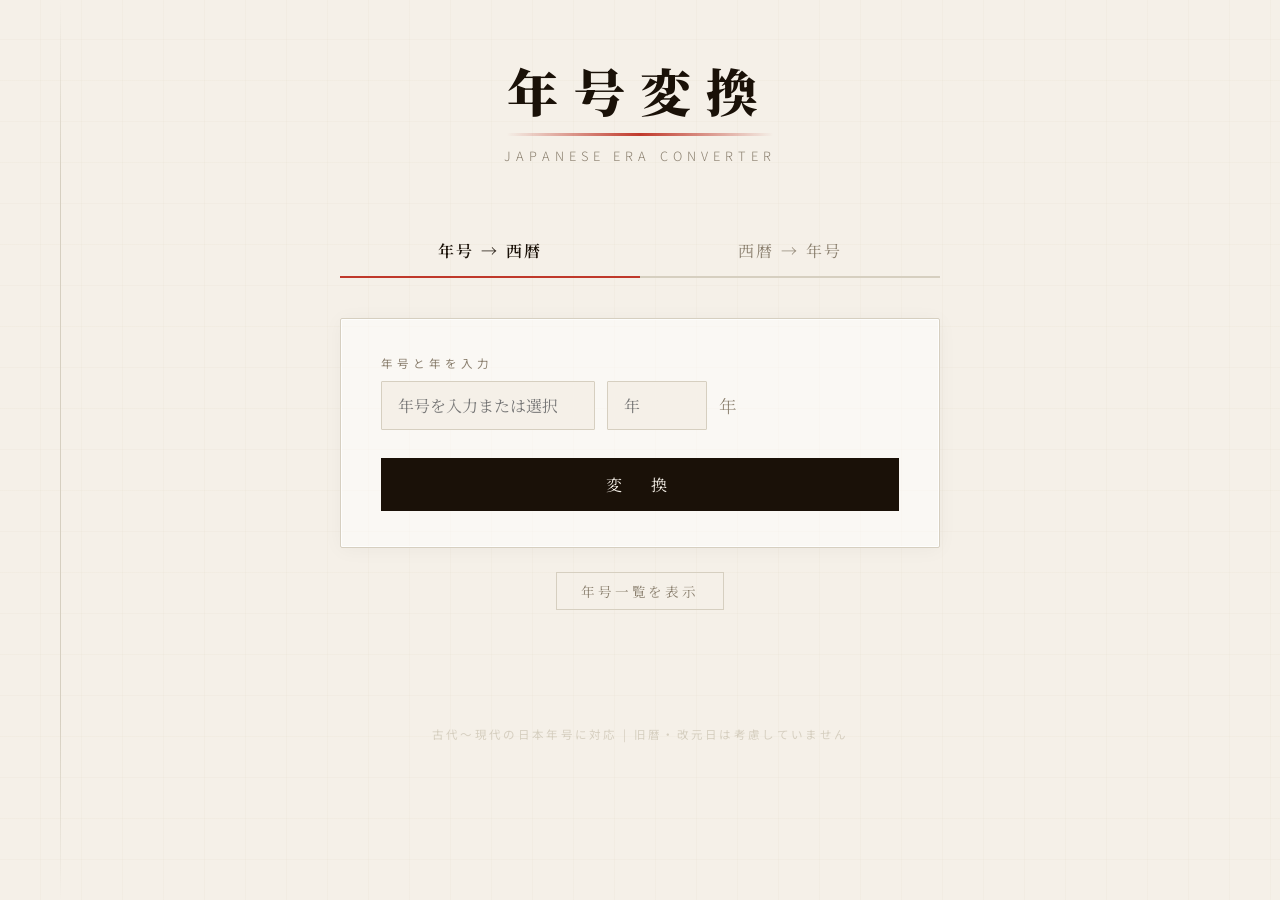
<file: index.html>
<!DOCTYPE html>
<html lang="ja">
<head>
<meta charset="UTF-8">
<meta name="viewport" content="width=device-width, initial-scale=1.0">
<title>年号・西暦変換</title>
<link href="https://fonts.googleapis.com/css2?family=Noto+Serif+JP:wght@300;400;600;900&family=Noto+Sans+JP:wght@300;400&display=swap" rel="stylesheet">
<style>
  :root {
    --ink: #1a1108;
    --paper: #f5f0e8;
    --paper-dark: #ede5d0;
    --vermillion: #c0392b;
    --gold: #b8860b;
    --gold-light: #d4a520;
    --gray: #8a7f6e;
    --light-gray: #d6cfc0;
  }

  * { box-sizing: border-box; margin: 0; padding: 0; }

  body {
    background-color: var(--paper);
    color: var(--ink);
    font-family: 'Noto Serif JP', serif;
    min-height: 100vh;
    position: relative;
    overflow-x: hidden;
  }

  /* 和紙テクスチャ風背景 */
  body::before {
    content: '';
    position: fixed;
    inset: 0;
    background-image:
      repeating-linear-gradient(0deg, transparent, transparent 40px, rgba(180,160,120,0.04) 40px, rgba(180,160,120,0.04) 41px),
      repeating-linear-gradient(90deg, transparent, transparent 40px, rgba(180,160,120,0.04) 40px, rgba(180,160,120,0.04) 41px);
    pointer-events: none;
    z-index: 0;
  }

  /* 装飾的な縦線 */
  body::after {
    content: '';
    position: fixed;
    left: 60px;
    top: 0;
    bottom: 0;
    width: 1px;
    background: linear-gradient(to bottom, transparent, var(--light-gray) 20%, var(--light-gray) 80%, transparent);
    pointer-events: none;
    z-index: 0;
  }

  .container {
    max-width: 680px;
    margin: 0 auto;
    padding: 60px 40px;
    position: relative;
    z-index: 1;
  }

  header {
    text-align: center;
    margin-bottom: 60px;
    animation: fadeDown 0.8s ease both;
  }

  .title-jp {
    font-size: clamp(2.2rem, 6vw, 3.2rem);
    font-weight: 900;
    letter-spacing: 0.3em;
    line-height: 1.2;
    color: var(--ink);
    position: relative;
    display: inline-block;
  }

  .title-jp::after {
    content: '';
    display: block;
    height: 3px;
    background: linear-gradient(to right, transparent, var(--vermillion), transparent);
    margin-top: 12px;
    animation: expandLine 1s ease 0.5s both;
    transform-origin: center;
  }

  .title-sub {
    font-family: 'Noto Sans JP', sans-serif;
    font-size: 0.8rem;
    font-weight: 300;
    letter-spacing: 0.4em;
    color: var(--gray);
    margin-top: 10px;
    text-transform: uppercase;
  }

  /* タブ */
  .tabs {
    display: flex;
    gap: 0;
    margin-bottom: 40px;
    border-bottom: 2px solid var(--light-gray);
    animation: fadeUp 0.6s ease 0.3s both;
  }

  .tab-btn {
    flex: 1;
    padding: 14px 20px;
    background: none;
    border: none;
    font-family: 'Noto Serif JP', serif;
    font-size: 1rem;
    font-weight: 400;
    letter-spacing: 0.15em;
    color: var(--gray);
    cursor: pointer;
    position: relative;
    transition: color 0.3s;
  }

  .tab-btn::after {
    content: '';
    position: absolute;
    bottom: -2px;
    left: 0;
    right: 0;
    height: 2px;
    background: var(--vermillion);
    transform: scaleX(0);
    transition: transform 0.3s;
  }

  .tab-btn.active {
    color: var(--ink);
    font-weight: 600;
  }

  .tab-btn.active::after {
    transform: scaleX(1);
  }

  /* パネル */
  .panel {
    display: none;
    animation: fadeUp 0.4s ease both;
  }

  .panel.active {
    display: block;
  }

  .card {
    background: rgba(255,255,255,0.5);
    border: 1px solid var(--light-gray);
    border-radius: 2px;
    padding: 36px 40px;
    margin-bottom: 24px;
    box-shadow: 0 2px 20px rgba(0,0,0,0.04), inset 0 0 0 1px rgba(255,255,255,0.8);
  }

  .field-label {
    font-family: 'Noto Sans JP', sans-serif;
    font-size: 0.72rem;
    letter-spacing: 0.35em;
    font-weight: 400;
    color: var(--gray);
    margin-bottom: 10px;
    display: block;
    text-transform: uppercase;
  }

  .input-row {
    display: flex;
    gap: 12px;
    align-items: center;
    flex-wrap: wrap;
  }

  select, input[type="number"] {
    padding: 12px 16px;
    background: var(--paper);
    border: 1px solid var(--light-gray);
    border-radius: 1px;
    font-family: 'Noto Serif JP', serif;
    font-size: 1rem;
    color: var(--ink);
    outline: none;
    transition: border-color 0.25s, box-shadow 0.25s;
    appearance: none;
  }

  select {
    background-image: url("data:image/svg+xml,%3Csvg xmlns='http://www.w3.org/2000/svg' width='12' height='8'%3E%3Cpath d='M0 0l6 8 6-8z' fill='%238a7f6e'/%3E%3C/svg%3E");
    background-repeat: no-repeat;
    background-position: right 14px center;
    padding-right: 38px;
    cursor: pointer;
    min-width: 150px;
  }

  select:focus, input[type="number"]:focus, input[type="text"]:focus {
    border-color: var(--gold);
    box-shadow: 0 0 0 3px rgba(184,134,11,0.12);
  }

  .era-text-input {
    padding: 12px 16px;
    background: var(--paper);
    border: 1px solid var(--light-gray);
    border-radius: 1px;
    font-family: 'Noto Serif JP', serif;
    font-size: 1rem;
    color: var(--ink);
    outline: none;
    transition: border-color 0.25s, box-shadow 0.25s;
    min-width: 150px;
  }

  input[type="number"] {
    width: 100px;
  }

  .nen-suffix {
    font-size: 1.1rem;
    color: var(--gray);
    font-weight: 300;
  }

  .convert-btn {
    display: block;
    width: 100%;
    padding: 15px 20px;
    margin-top: 28px;
    background: var(--ink);
    color: var(--paper);
    border: none;
    font-family: 'Noto Serif JP', serif;
    font-size: 1rem;
    font-weight: 400;
    letter-spacing: 0.4em;
    cursor: pointer;
    transition: background 0.25s, letter-spacing 0.25s;
    position: relative;
    overflow: hidden;
  }

  .convert-btn::before {
    content: '';
    position: absolute;
    inset: 0;
    background: var(--vermillion);
    transform: scaleX(0);
    transform-origin: left;
    transition: transform 0.35s ease;
  }

  .convert-btn:hover::before {
    transform: scaleX(1);
  }

  .convert-btn span {
    position: relative;
    z-index: 1;
  }

  .convert-btn:hover {
    letter-spacing: 0.5em;
  }

  /* 結果 */
  .result-box {
    text-align: center;
    padding: 32px 20px;
    border-top: 1px solid var(--light-gray);
    margin-top: 24px;
    display: none;
    animation: fadeUp 0.4s ease both;
  }

  .result-box.visible {
    display: block;
  }

  .result-label {
    font-family: 'Noto Sans JP', sans-serif;
    font-size: 0.7rem;
    letter-spacing: 0.4em;
    color: var(--gray);
    margin-bottom: 14px;
  }

  .result-main {
    font-size: clamp(2rem, 7vw, 3.5rem);
    font-weight: 900;
    color: var(--ink);
    line-height: 1;
    animation: pop 0.35s cubic-bezier(0.34,1.56,0.64,1) both;
  }

  .result-sub {
    font-size: 0.95rem;
    color: var(--gray);
    margin-top: 10px;
    font-weight: 300;
    letter-spacing: 0.1em;
  }

  .copy-btn {
    display: inline-flex;
    align-items: center;
    gap: 6px;
    margin-top: 18px;
    padding: 8px 20px;
    background: none;
    border: 1px solid var(--light-gray);
    font-family: 'Noto Sans JP', sans-serif;
    font-size: 0.78rem;
    letter-spacing: 0.25em;
    color: var(--gray);
    cursor: pointer;
    transition: all 0.2s;
  }

  .copy-btn:hover {
    border-color: var(--gold);
    color: var(--ink);
  }

  .copy-btn.copied {
    border-color: #4a8c5c;
    color: #4a8c5c;
  }

  .copy-btn svg {
    flex-shrink: 0;
  }

  /* エラー・注記 */
  .notice {
    background: #fff8f7;
    border-left: 3px solid var(--vermillion);
    padding: 14px 18px;
    margin-top: 12px;
    font-size: 0.88rem;
    color: #7a2020;
    letter-spacing: 0.05em;
    line-height: 1.8;
    display: none;
    animation: fadeUp 0.3s ease both;
  }

  .notice.visible {
    display: block;
  }

  /* 注記（警告ではなく補足）スタイル */
  .notice.is-note {
    background: #fdf8ec;
    border-left-color: var(--gold);
    color: #6b5010;
  }

  /* 一覧 */
  .era-list-toggle {
    text-align: center;
    margin-bottom: 16px;
  }

  .era-list-toggle button {
    background: none;
    border: 1px solid var(--light-gray);
    padding: 8px 24px;
    font-family: 'Noto Serif JP', serif;
    font-size: 0.85rem;
    letter-spacing: 0.2em;
    color: var(--gray);
    cursor: pointer;
    transition: all 0.2s;
  }

  .era-list-toggle button:hover {
    border-color: var(--gold);
    color: var(--ink);
  }

  .era-table-wrapper {
    display: none;
    overflow-x: auto;
  }

  .era-table-wrapper.visible {
    display: block;
    animation: fadeUp 0.4s ease both;
  }

  table {
    width: 100%;
    border-collapse: collapse;
    font-size: 0.85rem;
  }

  th {
    background: var(--ink);
    color: var(--paper);
    padding: 10px 14px;
    text-align: left;
    font-weight: 400;
    letter-spacing: 0.15em;
    font-size: 0.78rem;
  }

  td {
    padding: 9px 14px;
    border-bottom: 1px solid var(--light-gray);
    color: var(--ink);
  }

  tr:nth-child(even) td {
    background: rgba(255,255,255,0.4);
  }

  tr:hover td {
    background: rgba(184,134,11,0.06);
  }

  .era-period {
    font-family: 'Noto Sans JP', sans-serif;
    font-weight: 300;
    color: var(--gray);
    font-size: 0.8rem;
  }


  /* アニメーション */
  @keyframes fadeDown {
    from { opacity: 0; transform: translateY(-20px); }
    to { opacity: 1; transform: translateY(0); }
  }

  @keyframes fadeUp {
    from { opacity: 0; transform: translateY(14px); }
    to { opacity: 1; transform: translateY(0); }
  }

  @keyframes expandLine {
    from { transform: scaleX(0); }
    to { transform: scaleX(1); }
  }

  @keyframes pop {
    from { opacity: 0; transform: scale(0.8); }
    to { opacity: 1; transform: scale(1); }
  }

  footer {
    text-align: center;
    padding: 40px 20px 20px;
    font-family: 'Noto Sans JP', sans-serif;
    font-size: 0.72rem;
    color: var(--light-gray);
    letter-spacing: 0.2em;
  }
</style>
</head>
<body>
<div class="container">
  <header>
    <div class="title-jp">年号変換</div>
    <div class="title-sub">Japanese Era Converter</div>
  </header>

  <div class="tabs">
    <button class="tab-btn active" onclick="switchTab('nengo')">年号 → 西暦</button>
    <button class="tab-btn" onclick="switchTab('seireki')">西暦 → 年号</button>
  </div>

  <!-- 年号→西暦 -->
  <div id="panel-nengo" class="panel active">
    <div class="card">
      <label class="field-label">年号と年を入力</label>
      <div class="input-row">
        <input type="text" id="era-text" class="era-text-input"
               list="era-datalist" placeholder="年号を入力または選択"
               oninput="onEraTextInput()" autocomplete="off" />
        <datalist id="era-datalist"></datalist>
        <input type="number" id="era-year" min="1" placeholder="年" />
        <span class="nen-suffix">年</span>
      </div>
      <button class="convert-btn" onclick="convertNengoToSeireki()"><span>変　換</span></button>
    </div>
    <div id="notice-nengo" class="notice"></div>
    <div id="result-nengo" class="result-box">
      <div class="result-label">RESULT — 西暦</div>
      <div class="result-main" id="result-nengo-val"></div>
      <div class="result-sub" id="result-nengo-sub"></div>
      <button class="copy-btn" onclick="copyResult('result-nengo')" id="copy-btn-nengo">
        <svg width="13" height="13" viewBox="0 0 24 24" fill="none" stroke="currentColor" stroke-width="2"><rect x="9" y="9" width="13" height="13" rx="2"/><path d="M5 15H4a2 2 0 0 1-2-2V4a2 2 0 0 1 2-2h9a2 2 0 0 1 2 2v1"/></svg>
        コピー
      </button>
    </div>
  </div>

  <!-- 西暦→年号 -->
  <div id="panel-seireki" class="panel">
    <div class="card">
      <label class="field-label">西暦年を入力</label>
      <div class="input-row">
        <input type="number" id="seireki-year" min="1" placeholder="例：1868" style="width:160px" />
        <span class="nen-suffix">年</span>
      </div>
      <button class="convert-btn" onclick="convertSeirekiToNengo()"><span>変　換</span></button>
    </div>
    <div id="notice-seireki" class="notice"></div>
    <div id="result-seireki" class="result-box">
      <div class="result-label">RESULT — 年号</div>
      <div class="result-main" id="result-seireki-val"></div>
      <div class="result-sub" id="result-seireki-sub"></div>
      <button class="copy-btn" onclick="copyResult('result-seireki')" id="copy-btn-seireki">
        <svg width="13" height="13" viewBox="0 0 24 24" fill="none" stroke="currentColor" stroke-width="2"><rect x="9" y="9" width="13" height="13" rx="2"/><path d="M5 15H4a2 2 0 0 1-2-2V4a2 2 0 0 1 2-2h9a2 2 0 0 1 2 2v1"/></svg>
        コピー
      </button>
    </div>
  </div>

  <div class="era-list-toggle">
    <button onclick="toggleEraList()">年号一覧を表示</button>
  </div>
  <div id="era-table-wrapper" class="era-table-wrapper">
    <div class="card" style="padding:0;overflow:hidden">
      <table id="era-table">
        <thead><tr><th>年号</th><th>読み</th><th>開始年</th><th>終了年</th><th>備考</th></tr></thead>
        <tbody></tbody>
      </table>
    </div>
  </div>
</div>

<footer>古代〜現代の日本年号に対応 | 旧暦・改元日は考慮していません</footer>

<script>
// 元号データ — period フィールドで時代区分
const ERAS = [
  // 奈良時代（大化〜天応）
  { name: "大化",     yomi: "たいか",           start: 645,  end: 650,  period: "飛鳥" },
  { name: "白雉",     yomi: "はくち",           start: 650,  end: 654,  period: "飛鳥" },
  { name: "朱鳥",     yomi: "しゅちょう",       start: 686,  end: 686,  period: "飛鳥" },
  { name: "大宝",     yomi: "たいほう",         start: 701,  end: 704,  period: "飛鳥" },
  { name: "慶雲",     yomi: "けいうん",         start: 704,  end: 708,  period: "飛鳥" },
  { name: "和銅",     yomi: "わどう",           start: 708,  end: 715,  period: "奈良" },
  { name: "霊亀",     yomi: "れいき",           start: 715,  end: 717,  period: "奈良" },
  { name: "養老",     yomi: "ようろう",         start: 717,  end: 724,  period: "奈良" },
  { name: "神亀",     yomi: "じんき",           start: 724,  end: 729,  period: "奈良" },
  { name: "天平",     yomi: "てんぴょう",       start: 729,  end: 749,  period: "奈良" },
  { name: "天平感宝", yomi: "てんぴょうかんぽう",start: 749,  end: 749,  period: "奈良" },
  { name: "天平勝宝", yomi: "てんぴょうしょうほう",start:749, end: 757,  period: "奈良" },
  { name: "天平宝字", yomi: "てんぴょうほうじ", start: 757,  end: 765,  period: "奈良" },
  { name: "天平神護", yomi: "てんぴょうじんご", start: 765,  end: 767,  period: "奈良" },
  { name: "神護景雲", yomi: "じんごけいうん",   start: 767,  end: 770,  period: "奈良" },
  { name: "宝亀",     yomi: "ほうき",           start: 770,  end: 781,  period: "奈良" },
  { name: "天応",     yomi: "てんおう",         start: 781,  end: 782,  period: "奈良" },
  // 平安時代（延暦〜元暦）
  { name: "延暦",     yomi: "えんりゃく",       start: 782,  end: 806,  period: "平安" },
  { name: "大同",     yomi: "だいどう",         start: 806,  end: 810,  period: "平安" },
  { name: "弘仁",     yomi: "こうにん",         start: 810,  end: 824,  period: "平安" },
  { name: "天長",     yomi: "てんちょう",       start: 824,  end: 834,  period: "平安" },
  { name: "承和",     yomi: "じょうわ",         start: 834,  end: 848,  period: "平安" },
  { name: "嘉祥",     yomi: "かしょう",         start: 848,  end: 851,  period: "平安" },
  { name: "仁寿",     yomi: "にんじゅ",         start: 851,  end: 854,  period: "平安" },
  { name: "斉衡",     yomi: "さいこう",         start: 854,  end: 857,  period: "平安" },
  { name: "天安",     yomi: "てんあん",         start: 857,  end: 859,  period: "平安" },
  { name: "貞観",     yomi: "じょうがん",       start: 859,  end: 877,  period: "平安" },
  { name: "元慶",     yomi: "がんぎょう",       start: 877,  end: 885,  period: "平安" },
  { name: "仁和",     yomi: "にんな",           start: 885,  end: 889,  period: "平安" },
  { name: "寛平",     yomi: "かんぴょう",       start: 889,  end: 898,  period: "平安" },
  { name: "昌泰",     yomi: "しょうたい",       start: 898,  end: 901,  period: "平安" },
  { name: "延喜",     yomi: "えんぎ",           start: 901,  end: 923,  period: "平安" },
  { name: "延長",     yomi: "えんちょう",       start: 923,  end: 931,  period: "平安" },
  { name: "承平",     yomi: "じょうへい",       start: 931,  end: 938,  period: "平安" },
  { name: "天慶",     yomi: "てんぎょう",       start: 938,  end: 947,  period: "平安" },
  { name: "天暦",     yomi: "てんりゃく",       start: 947,  end: 957,  period: "平安" },
  { name: "天徳",     yomi: "てんとく",         start: 957,  end: 961,  period: "平安" },
  { name: "応和",     yomi: "おうわ",           start: 961,  end: 964,  period: "平安" },
  { name: "康保",     yomi: "こうほう",         start: 964,  end: 968,  period: "平安" },
  { name: "安和",     yomi: "あんな",           start: 968,  end: 970,  period: "平安" },
  { name: "天禄",     yomi: "てんろく",         start: 970,  end: 973,  period: "平安" },
  { name: "天延",     yomi: "てんえん",         start: 973,  end: 976,  period: "平安" },
  { name: "貞元",     yomi: "じょうげん",       start: 976,  end: 978,  period: "平安" },
  { name: "天元",     yomi: "てんげん",         start: 978,  end: 983,  period: "平安" },
  { name: "永観",     yomi: "えいかん",         start: 983,  end: 985,  period: "平安" },
  { name: "寛和",     yomi: "かんな",           start: 985,  end: 987,  period: "平安" },
  { name: "永延",     yomi: "えいえん",         start: 987,  end: 989,  period: "平安" },
  { name: "永祚",     yomi: "えいそ",           start: 989,  end: 990,  period: "平安" },
  { name: "正暦",     yomi: "しょうりゃく",     start: 990,  end: 995,  period: "平安" },
  { name: "長徳",     yomi: "ちょうとく",       start: 995,  end: 999,  period: "平安" },
  { name: "長保",     yomi: "ちょうほう",       start: 999,  end: 1004, period: "平安" },
  { name: "寛弘",     yomi: "かんこう",         start: 1004, end: 1012, period: "平安" },
  { name: "長和",     yomi: "ちょうわ",         start: 1012, end: 1017, period: "平安" },
  { name: "寛仁",     yomi: "かんにん",         start: 1017, end: 1021, period: "平安" },
  { name: "治安",     yomi: "じあん",           start: 1021, end: 1024, period: "平安" },
  { name: "万寿",     yomi: "まんじゅ",         start: 1024, end: 1028, period: "平安" },
  { name: "長元",     yomi: "ちょうげん",       start: 1028, end: 1037, period: "平安" },
  { name: "長暦",     yomi: "ちょうりゃく",     start: 1037, end: 1040, period: "平安" },
  { name: "長久",     yomi: "ちょうきゅう",     start: 1040, end: 1044, period: "平安" },
  { name: "寛徳",     yomi: "かんとく",         start: 1044, end: 1046, period: "平安" },
  { name: "永承",     yomi: "えいしょう",       start: 1046, end: 1053, period: "平安" },
  { name: "天喜",     yomi: "てんき",           start: 1053, end: 1058, period: "平安" },
  { name: "康平",     yomi: "こうへい",         start: 1058, end: 1065, period: "平安" },
  { name: "治暦",     yomi: "じりゃく",         start: 1065, end: 1069, period: "平安" },
  { name: "延久",     yomi: "えんきゅう",       start: 1069, end: 1074, period: "平安" },
  { name: "承保",     yomi: "じょうほう",       start: 1074, end: 1077, period: "平安" },
  { name: "承暦",     yomi: "じょうりゃく",     start: 1077, end: 1081, period: "平安" },
  { name: "永保",     yomi: "えいほう",         start: 1081, end: 1084, period: "平安" },
  { name: "応徳",     yomi: "おうとく",         start: 1084, end: 1087, period: "平安" },
  { name: "寛治",     yomi: "かんじ",           start: 1087, end: 1094, period: "平安" },
  { name: "嘉保",     yomi: "かほう",           start: 1094, end: 1096, period: "平安" },
  { name: "永長",     yomi: "えいちょう",       start: 1096, end: 1097, period: "平安" },
  { name: "承徳",     yomi: "じょうとく",       start: 1097, end: 1099, period: "平安" },
  { name: "康和",     yomi: "こうわ",           start: 1099, end: 1104, period: "平安" },
  { name: "長治",     yomi: "ちょうじ",         start: 1104, end: 1106, period: "平安" },
  { name: "嘉承",     yomi: "かじょう",         start: 1106, end: 1108, period: "平安" },
  { name: "天仁",     yomi: "てんにん",         start: 1108, end: 1110, period: "平安" },
  { name: "天永",     yomi: "てんえい",         start: 1110, end: 1113, period: "平安" },
  { name: "永久",     yomi: "えいきゅう",       start: 1113, end: 1118, period: "平安" },
  { name: "元永",     yomi: "げんえい",         start: 1118, end: 1120, period: "平安" },
  { name: "保安",     yomi: "ほうあん",         start: 1120, end: 1124, period: "平安" },
  { name: "天治",     yomi: "てんじ",           start: 1124, end: 1126, period: "平安" },
  { name: "大治",     yomi: "だいじ",           start: 1126, end: 1131, period: "平安" },
  { name: "天承",     yomi: "てんしょう",       start: 1131, end: 1132, period: "平安" },
  { name: "長承",     yomi: "ちょうしょう",     start: 1132, end: 1135, period: "平安" },
  { name: "保延",     yomi: "ほうえん",         start: 1135, end: 1141, period: "平安" },
  { name: "永治",     yomi: "えいじ",           start: 1141, end: 1142, period: "平安" },
  { name: "康治",     yomi: "こうじ",           start: 1142, end: 1144, period: "平安" },
  { name: "天養",     yomi: "てんよう",         start: 1144, end: 1145, period: "平安" },
  { name: "久安",     yomi: "きゅうあん",       start: 1145, end: 1151, period: "平安" },
  { name: "仁平",     yomi: "にんぺい",         start: 1151, end: 1154, period: "平安" },
  { name: "久寿",     yomi: "きゅうじゅ",       start: 1154, end: 1156, period: "平安" },
  { name: "保元",     yomi: "ほうげん",         start: 1156, end: 1159, period: "平安" },
  { name: "平治",     yomi: "へいじ",           start: 1159, end: 1160, period: "平安" },
  { name: "永暦",     yomi: "えいりゃく",       start: 1160, end: 1161, period: "平安" },
  { name: "応保",     yomi: "おうほう",         start: 1161, end: 1163, period: "平安" },
  { name: "長寛",     yomi: "ちょうかん",       start: 1163, end: 1165, period: "平安" },
  { name: "永万",     yomi: "えいまん",         start: 1165, end: 1166, period: "平安" },
  { name: "仁安",     yomi: "にんあん",         start: 1166, end: 1169, period: "平安" },
  { name: "嘉応",     yomi: "かおう",           start: 1169, end: 1171, period: "平安" },
  { name: "承安",     yomi: "しょうあん",       start: 1171, end: 1175, period: "平安" },
  { name: "安元",     yomi: "あんげん",         start: 1175, end: 1177, period: "平安" },
  { name: "治承",     yomi: "じしょう",         start: 1177, end: 1185, period: "平安" },
  { name: "養和",     yomi: "ようわ",           start: 1181, end: 1182, period: "平安" },
  { name: "寿永",     yomi: "じゅえい",         start: 1182, end: 1185, period: "平安" },
  { name: "元暦",     yomi: "げんりゃく",       start: 1184, end: 1185, period: "平安" },
  // 鎌倉時代（文治〜正慶）
  { name: "文治",     yomi: "ぶんじ",           start: 1185, end: 1190, period: "鎌倉" },
  { name: "建久",     yomi: "けんきゅう",       start: 1190, end: 1199, period: "鎌倉" },
  { name: "正治",     yomi: "しょうじ",         start: 1199, end: 1201, period: "鎌倉" },
  { name: "建仁",     yomi: "けんにん",         start: 1201, end: 1204, period: "鎌倉" },
  { name: "元久",     yomi: "げんきゅう",       start: 1204, end: 1206, period: "鎌倉" },
  { name: "建永",     yomi: "けんえい",         start: 1206, end: 1207, period: "鎌倉" },
  { name: "承元",     yomi: "じょうげん",       start: 1207, end: 1211, period: "鎌倉" },
  { name: "建暦",     yomi: "けんりゃく",       start: 1211, end: 1213, period: "鎌倉" },
  { name: "建保",     yomi: "けんぽう",         start: 1213, end: 1219, period: "鎌倉" },
  { name: "承久",     yomi: "じょうきゅう",     start: 1219, end: 1222, period: "鎌倉" },
  { name: "貞応",     yomi: "じょうおう",       start: 1222, end: 1224, period: "鎌倉" },
  { name: "元仁",     yomi: "げんにん",         start: 1224, end: 1225, period: "鎌倉" },
  { name: "嘉禄",     yomi: "かろく",           start: 1225, end: 1227, period: "鎌倉" },
  { name: "安貞",     yomi: "あんてい",         start: 1227, end: 1229, period: "鎌倉" },
  { name: "寛喜",     yomi: "かんき",           start: 1229, end: 1232, period: "鎌倉" },
  { name: "貞永",     yomi: "じょうえい",       start: 1232, end: 1233, period: "鎌倉" },
  { name: "天福",     yomi: "てんぷく",         start: 1233, end: 1234, period: "鎌倉" },
  { name: "文暦",     yomi: "ぶんりゃく",       start: 1234, end: 1235, period: "鎌倉" },
  { name: "嘉禎",     yomi: "かてい",           start: 1235, end: 1238, period: "鎌倉" },
  { name: "暦仁",     yomi: "りゃくにん",       start: 1238, end: 1239, period: "鎌倉" },
  { name: "延応",     yomi: "えんおう",         start: 1239, end: 1240, period: "鎌倉" },
  { name: "仁治",     yomi: "にんじ",           start: 1240, end: 1243, period: "鎌倉" },
  { name: "寛元",     yomi: "かんげん",         start: 1243, end: 1247, period: "鎌倉" },
  { name: "宝治",     yomi: "ほうじ",           start: 1247, end: 1249, period: "鎌倉" },
  { name: "建長",     yomi: "けんちょう",       start: 1249, end: 1256, period: "鎌倉" },
  { name: "康元",     yomi: "こうげん",         start: 1256, end: 1257, period: "鎌倉" },
  { name: "正嘉",     yomi: "しょうか",         start: 1257, end: 1259, period: "鎌倉" },
  { name: "正元",     yomi: "しょうげん",       start: 1259, end: 1260, period: "鎌倉" },
  { name: "文応",     yomi: "ぶんおう",         start: 1260, end: 1261, period: "鎌倉" },
  { name: "弘長",     yomi: "こうちょう",       start: 1261, end: 1264, period: "鎌倉" },
  { name: "文永",     yomi: "ぶんえい",         start: 1264, end: 1275, period: "鎌倉" },
  { name: "建治",     yomi: "けんじ",           start: 1275, end: 1278, period: "鎌倉" },
  { name: "弘安",     yomi: "こうあん",         start: 1278, end: 1288, period: "鎌倉" },
  { name: "正応",     yomi: "しょうおう",       start: 1288, end: 1293, period: "鎌倉" },
  { name: "永仁",     yomi: "えいにん",         start: 1293, end: 1299, period: "鎌倉" },
  { name: "正安",     yomi: "しょうあん",       start: 1299, end: 1302, period: "鎌倉" },
  { name: "乾元",     yomi: "けんげん",         start: 1302, end: 1303, period: "鎌倉" },
  { name: "嘉元",     yomi: "かげん",           start: 1303, end: 1306, period: "鎌倉" },
  { name: "徳治",     yomi: "とくじ",           start: 1306, end: 1308, period: "鎌倉" },
  { name: "延慶",     yomi: "えんきょう",       start: 1308, end: 1311, period: "鎌倉" },
  { name: "応長",     yomi: "おうちょう",       start: 1311, end: 1312, period: "鎌倉" },
  { name: "正和",     yomi: "しょうわ",         start: 1312, end: 1317, period: "鎌倉" },
  { name: "文保",     yomi: "ぶんぽう",         start: 1317, end: 1319, period: "鎌倉" },
  { name: "元応",     yomi: "げんおう",         start: 1319, end: 1321, period: "鎌倉" },
  { name: "元亨",     yomi: "げんこう",         start: 1321, end: 1324, period: "鎌倉" },
  { name: "正中",     yomi: "しょうちゅう",     start: 1324, end: 1326, period: "鎌倉" },
  { name: "嘉暦",     yomi: "かりゃく",         start: 1326, end: 1329, period: "鎌倉" },
  { name: "元徳",     yomi: "げんとく",         start: 1329, end: 1331, period: "鎌倉" },
  { name: "元弘",     yomi: "げんこう",         start: 1331, end: 1334, period: "鎌倉" },
  { name: "正慶",     yomi: "しょうきょう",     start: 1332, end: 1333, period: "鎌倉" },
  // 南北朝時代（建武〜康応）
  // 建武：南朝は3年（1336年）まで、北朝は5年（1338年）まで
  { name: "建武",     yomi: "けんむ",           start: 1334, end: 1336, period: "南北朝（南朝）" },
  { name: "建武",     yomi: "けんむ",           start: 1334, end: 1338, period: "南北朝（北朝）" },
  // 南朝
  { name: "延元",     yomi: "えんげん",         start: 1336, end: 1340, period: "南北朝（南朝）" },
  { name: "興国",     yomi: "こうこく",         start: 1340, end: 1346, period: "南北朝（南朝）" },
  { name: "正平",     yomi: "しょうへい",       start: 1346, end: 1370, period: "南北朝（南朝）" },
  { name: "建徳",     yomi: "けんとく",         start: 1370, end: 1372, period: "南北朝（南朝）" },
  { name: "文中",     yomi: "ぶんちゅう",       start: 1372, end: 1375, period: "南北朝（南朝）" },
  { name: "天授",     yomi: "てんじゅ",         start: 1375, end: 1381, period: "南北朝（南朝）" },
  { name: "弘和",     yomi: "こうわ",           start: 1381, end: 1384, period: "南北朝（南朝）" },
  { name: "元中",     yomi: "げんちゅう",       start: 1384, end: 1392, period: "南北朝（南朝）" },
  // 北朝
  { name: "暦応",     yomi: "りゃくおう",       start: 1338, end: 1342, period: "南北朝（北朝）" },
  { name: "康永",     yomi: "こうえい",         start: 1342, end: 1345, period: "南北朝（北朝）" },
  { name: "貞和",     yomi: "じょうわ",         start: 1345, end: 1350, period: "南北朝（北朝）" },
  { name: "観応",     yomi: "かんのう",         start: 1350, end: 1352, period: "南北朝（北朝）" },
  { name: "文和",     yomi: "ぶんわ",           start: 1352, end: 1356, period: "南北朝（北朝）" },
  { name: "延文",     yomi: "えんぶん",         start: 1356, end: 1361, period: "南北朝（北朝）" },
  { name: "康安",     yomi: "こうあん",         start: 1361, end: 1362, period: "南北朝（北朝）" },
  { name: "貞治",     yomi: "じょうじ",         start: 1362, end: 1368, period: "南北朝（北朝）" },
  { name: "応安",     yomi: "おうあん",         start: 1368, end: 1375, period: "南北朝（北朝）" },
  { name: "永和",     yomi: "えいわ",           start: 1375, end: 1379, period: "南北朝（北朝）" },
  { name: "康暦",     yomi: "こうりゃく",       start: 1379, end: 1381, period: "南北朝（北朝）" },
  { name: "永徳",     yomi: "えいとく",         start: 1381, end: 1384, period: "南北朝（北朝）" },
  { name: "至徳",     yomi: "しとく",           start: 1384, end: 1387, period: "南北朝（北朝）" },
  { name: "嘉慶",     yomi: "かきょう",         start: 1387, end: 1389, period: "南北朝（北朝）" },
  { name: "康応",     yomi: "こうおう",         start: 1389, end: 1390, period: "南北朝（北朝）" },
  // 室町時代（明徳〜天正）
  { name: "明徳",     yomi: "めいとく",         start: 1390, end: 1394, period: "室町" },
  { name: "応永",     yomi: "おうえい",         start: 1394, end: 1428, period: "室町" },
  { name: "正長",     yomi: "しょうちょう",     start: 1428, end: 1429, period: "室町" },
  { name: "永享",     yomi: "えいきょう",       start: 1429, end: 1441, period: "室町" },
  { name: "嘉吉",     yomi: "かきつ",           start: 1441, end: 1444, period: "室町" },
  { name: "文安",     yomi: "ぶんあん",         start: 1444, end: 1449, period: "室町" },
  { name: "宝徳",     yomi: "ほうとく",         start: 1449, end: 1452, period: "室町" },
  { name: "享徳",     yomi: "きょうとく",       start: 1452, end: 1455, period: "室町" },
  { name: "康正",     yomi: "こうしょう",       start: 1455, end: 1457, period: "室町" },
  { name: "長禄",     yomi: "ちょうろく",       start: 1457, end: 1461, period: "室町" },
  { name: "寛正",     yomi: "かんしょう",       start: 1461, end: 1466, period: "室町" },
  { name: "文正",     yomi: "ぶんしょう",       start: 1466, end: 1467, period: "室町" },
  { name: "応仁",     yomi: "おうにん",         start: 1467, end: 1469, period: "室町" },
  { name: "文明",     yomi: "ぶんめい",         start: 1469, end: 1487, period: "室町" },
  { name: "長享",     yomi: "ちょうきょう",     start: 1487, end: 1489, period: "室町" },
  { name: "延徳",     yomi: "えんとく",         start: 1489, end: 1492, period: "室町" },
  { name: "明応",     yomi: "めいおう",         start: 1492, end: 1501, period: "室町" },
  { name: "文亀",     yomi: "ぶんき",           start: 1501, end: 1504, period: "室町" },
  { name: "永正",     yomi: "えいしょう",       start: 1504, end: 1521, period: "室町" },
  { name: "大永",     yomi: "だいえい",         start: 1521, end: 1528, period: "室町" },
  { name: "享禄",     yomi: "きょうろく",       start: 1528, end: 1532, period: "室町" },
  { name: "天文",     yomi: "てんぶん",         start: 1532, end: 1555, period: "室町" },
  { name: "弘治",     yomi: "こうじ",           start: 1555, end: 1558, period: "室町" },
  { name: "永禄",     yomi: "えいろく",         start: 1558, end: 1570, period: "室町" },
  { name: "元亀",     yomi: "げんき",           start: 1570, end: 1573, period: "室町" },
  { name: "天正",     yomi: "てんしょう",       start: 1573, end: 1593, period: "室町" },
  // 江戸時代（文禄〜慶応）
  { name: "文禄",     yomi: "ぶんろく",         start: 1593, end: 1596, period: "江戸" },
  { name: "慶長",     yomi: "けいちょう",       start: 1596, end: 1615, period: "江戸" },
  { name: "元和",     yomi: "げんわ",           start: 1615, end: 1624, period: "江戸" },
  { name: "寛永",     yomi: "かんえい",         start: 1624, end: 1645, period: "江戸" },
  { name: "正保",     yomi: "しょうほう",       start: 1645, end: 1648, period: "江戸" },
  { name: "慶安",     yomi: "けいあん",         start: 1648, end: 1652, period: "江戸" },
  { name: "承応",     yomi: "じょうおう",       start: 1652, end: 1655, period: "江戸" },
  { name: "明暦",     yomi: "めいれき",         start: 1655, end: 1658, period: "江戸" },
  { name: "万治",     yomi: "まんじ",           start: 1658, end: 1661, period: "江戸" },
  { name: "寛文",     yomi: "かんぶん",         start: 1661, end: 1673, period: "江戸" },
  { name: "延宝",     yomi: "えんぽう",         start: 1673, end: 1681, period: "江戸" },
  { name: "天和",     yomi: "てんな",           start: 1681, end: 1684, period: "江戸" },
  { name: "貞享",     yomi: "じょうきょう",     start: 1684, end: 1688, period: "江戸" },
  { name: "元禄",     yomi: "げんろく",         start: 1688, end: 1704, period: "江戸" },
  { name: "宝永",     yomi: "ほうえい",         start: 1704, end: 1711, period: "江戸" },
  { name: "正徳",     yomi: "しょうとく",       start: 1711, end: 1716, period: "江戸" },
  { name: "享保",     yomi: "きょうほう",       start: 1716, end: 1736, period: "江戸" },
  { name: "元文",     yomi: "げんぶん",         start: 1736, end: 1741, period: "江戸" },
  { name: "寛保",     yomi: "かんぽう",         start: 1741, end: 1744, period: "江戸" },
  { name: "延享",     yomi: "えんきょう",       start: 1744, end: 1748, period: "江戸" },
  { name: "寛延",     yomi: "かんえん",         start: 1748, end: 1751, period: "江戸" },
  { name: "宝暦",     yomi: "ほうれき",         start: 1751, end: 1764, period: "江戸" },
  { name: "明和",     yomi: "めいわ",           start: 1764, end: 1772, period: "江戸" },
  { name: "安永",     yomi: "あんえい",         start: 1772, end: 1781, period: "江戸" },
  { name: "天明",     yomi: "てんめい",         start: 1781, end: 1789, period: "江戸" },
  { name: "寛政",     yomi: "かんせい",         start: 1789, end: 1801, period: "江戸" },
  { name: "享和",     yomi: "きょうわ",         start: 1801, end: 1804, period: "江戸" },
  { name: "文化",     yomi: "ぶんか",           start: 1804, end: 1818, period: "江戸" },
  { name: "文政",     yomi: "ぶんせい",         start: 1818, end: 1830, period: "江戸" },
  { name: "天保",     yomi: "てんぽう",         start: 1830, end: 1844, period: "江戸" },
  { name: "弘化",     yomi: "こうか",           start: 1844, end: 1848, period: "江戸" },
  { name: "嘉永",     yomi: "かえい",           start: 1848, end: 1854, period: "江戸" },
  { name: "安政",     yomi: "あんせい",         start: 1854, end: 1860, period: "江戸" },
  { name: "万延",     yomi: "まんえい",         start: 1860, end: 1861, period: "江戸" },
  { name: "文久",     yomi: "ぶんきゅう",       start: 1861, end: 1864, period: "江戸" },
  { name: "元治",     yomi: "げんじ",           start: 1864, end: 1865, period: "江戸" },
  { name: "慶応",     yomi: "けいおう",         start: 1865, end: 1868, period: "江戸" },
];

// 近代以降（明治〜）は一世一元で厳密管理
const MODERN_ERAS = [
  { name: "明治", yomi: "めいじ",      startYear: 1868, startMonth: 10, endYear: 1912, maxNen: 45,   period: "近代" },
  { name: "大正", yomi: "たいしょう",  startYear: 1912, startMonth:  8, endYear: 1926, maxNen: 15,   period: "近代" },
  { name: "昭和", yomi: "しょうわ",    startYear: 1926, startMonth: 12, endYear: 1989, maxNen: 64,   period: "近代" },
  { name: "平成", yomi: "へいせい",    startYear: 1989, startMonth:  1, endYear: 2019, maxNen: 31,   period: "近代" },
  { name: "令和", yomi: "れいわ",      startYear: 2019, startMonth:  5, endYear: null,  maxNen: null, period: "近代" },
];

// 時代区分の表示順
const PERIOD_ORDER = ["近代", "江戸", "室町", "南北朝（北朝）", "南北朝（南朝）", "鎌倉", "平安", "奈良"];
// 時代区分の色（背景）
const PERIOD_COLORS = {
  "近代":         "#2c2c2c",
  "江戸":         "#4a3728",
  "室町":         "#3a3020",
  "南北朝（北朝）": "#1e3040",
  "南北朝（南朝）": "#402020",

  "鎌倉":         "#283830",
  "平安":         "#382838",
  "奈良":         "#383020",
  "飛鳥":         "#2e2818",
};

// era名→{era, period}のマップを構築（変換時の検索用）
const eraNameMap = new Map(); // name -> [{era or modernEra, isModern, period}]

function buildEraNameMap() {
  MODERN_ERAS.forEach(e => {
    if (!eraNameMap.has(e.name)) eraNameMap.set(e.name, []);
    eraNameMap.get(e.name).push({ e, isModern: true, period: '近代' });
  });
  ERAS.forEach(e => {
    if (!eraNameMap.has(e.name)) eraNameMap.set(e.name, []);
    eraNameMap.get(e.name).push({ e, isModern: false, period: e.period });
  });
}

// datalistの選択肢を構築（年号名のみ重複なし＋よみ）
function buildSelectOptions() {
  const dl = document.getElementById('era-datalist');

  // 近代（降順）
  MODERN_ERAS.slice().reverse().forEach(e => {
    const opt = document.createElement('option');
    opt.value = e.name;
    opt.label = `近代 ${e.startYear}〜`;
    dl.appendChild(opt);
  });

  // 江戸〜飛鳥（降順）
  const periodGroupOrder = ["江戸", "室町", "南北朝（北朝）", "南北朝（南朝）", "鎌倉", "平安", "奈良", "飛鳥"];
  periodGroupOrder.forEach(p => {
    ERAS.filter(e => e.period === p).slice().reverse().forEach(e => {
      const opt = document.createElement('option');
      opt.value = e.name;
      if (p === '南北朝（北朝）') opt.label = `北朝 ${e.start}〜`;
      else if (p === '南北朝（南朝）') opt.label = `南朝 ${e.start}〜`;
      else opt.label = `${p} ${e.start}〜`;
      dl.appendChild(opt);
    });
  });

  buildEraNameMap();
}

function onEraTextInput() {
  // 入力中は何もしない（変換ボタン押下時に解決）
}

// 西暦から正しい元号表記を返すヘルパー（注記用）
function getCorrectNengoForSeireki(seireki) {
  // 近代以降（最優先）
  if (seireki >= 1868) {
    const modernCandidates = MODERN_ERAS.filter(e => {
      const endY = e.maxNen !== null ? e.startYear + e.maxNen - 1 : 9999;
      return seireki >= e.startYear && seireki <= endY;
    });
    if (modernCandidates.length > 0) {
      modernCandidates.sort((a, b) => b.startYear - a.startYear);
      const m = modernCandidates[0];
      const nen = seireki - m.startYear + 1;
      const nenStr = nen === 1 ? '元' : String(nen);
      return `${m.name}${nenStr}年`;
    }
  }
  // 古代〜江戸
  const candidates = ERAS.filter(e => {
    const endY = e.end !== null ? e.end : 9999;
    return seireki >= e.start && seireki <= endY;
  });
  if (candidates.length === 0) return null;
  // 南北朝期は北朝を優先
  const sorted = candidates.slice().sort((a, b) => b.start - a.start || ERAS.indexOf(b) - ERAS.indexOf(a));
  const best = sorted[0];
  const nen = seireki - best.start + 1;
  const periodNote = best.period.startsWith('南北朝') ? `・${best.period}` : '';
  return `${best.name}${nen}年${periodNote}`;
}

// ある西暦年に改元があるか調べ、注記文字列を返す（currentEraName: 入力元号名）
function getKaigenNote(seireki, currentEraName) {
  const notes = [];

  // 近代：その西暦年に別元号が開始（＝改元）しているか
  MODERN_ERAS.forEach((e, i) => {
    if (e.name === currentEraName) return;
    if (e.startYear === seireki) {
      // 前の元号（currentEraName）から改元
      notes.push(`この年（${seireki}年）に${e.name}へ改元`);
    }
    // その年が終了年（＝次の元号の開始年）かどうかも MODERN_ERAS 側でカバー済み
  });

  // 古代〜江戸：その西暦年に開始する別元号があるか
  ERAS.forEach(e => {
    if (e.name === currentEraName) return;
    if (e.start === seireki) {
      // 同じ period の中での改元を優先表示
      notes.push(`この年（${seireki}年）に${e.name}（${e.period}）へ改元`);
    }
  });

  if (notes.length === 0) return null;
  // 重複排除
  return [...new Set(notes)].join(' / ');
}

// 年号→西暦
function convertNengoToSeireki() {
  const inputText = document.getElementById('era-text').value.trim();
  const rawNen = parseInt(document.getElementById('era-year').value);
  const noticeEl = document.getElementById('notice-nengo');
  const resultEl = document.getElementById('result-nengo');

  noticeEl.classList.remove('visible');
  resultEl.classList.remove('visible');

  if (!inputText) { showNotice(noticeEl, '年号を入力または選択してください。'); return; }
  const nenInput = (!rawNen || isNaN(rawNen) || rawNen < 1) ? 1 : rawNen;

  // 「元号名（よみ）」形式の入力にも対応。全角・半角スペース除去
  const eraName = inputText.replace(/（.*）$/, '').replace(/[\s　]+/g, '').trim();

  // 近代
  const modernEra = MODERN_ERAS.find(e => e.name === eraName);
  if (modernEra) {
    const seireki = modernEra.startYear + nenInput - 1;
    if (modernEra.maxNen !== null && nenInput > modernEra.maxNen) {
      // 上限超えでも西暦を計算し、正しい元号を割り出して注記
      const correctNengoInfo = getCorrectNengoForSeireki(seireki);
      const correctStr = correctNengoInfo ? `（正しくは ${correctNengoInfo}）` : '';
      showNotice(noticeEl,
        `※ ${eraName}は${modernEra.maxNen}年（西暦${modernEra.startYear + modernEra.maxNen - 1}年）が最後です。${eraName}${nenInput}年は実在しない表記ですが、西暦に換算して表示しています。`);
      showResult('result-nengo', `${seireki}年`,
        `${eraName}${nenInput}年 → 西暦${seireki}年 ${correctStr}`);
      return;
    }
    const kaigenNote = getKaigenNote(seireki, eraName);
    if (kaigenNote) {
      showNotice(noticeEl, `※ ${kaigenNote}。`);
    }
    showResult('result-nengo', `${seireki}年`, `${eraName}${nenInput}年 → 西暦${seireki}年`);
    return;
  }

  // 古代〜江戸（同名元号が複数ある場合は候補全て取得）
  const eraMatches = ERAS.filter(e => e.name === eraName);
  if (eraMatches.length === 0) { showNotice(noticeEl, `「${eraName}」という年号が見つかりません。`); return; }
  // 複数ある場合（南北朝の建武など）は全候補を処理して結果を列挙
  if (eraMatches.length > 1) {
    const results = eraMatches.map(era => {
      const maxNen = era.end !== null ? era.end - era.start + 1 : null;
      if (maxNen !== null && nenInput > maxNen) return null;
      const seireki = era.start + nenInput - 1;
      return `${seireki}年（${era.period}）`;
    }).filter(Boolean);
    if (results.length === 0) {
      // 全候補で上限超え → 最初の候補で西暦を計算し、正しい年号を注記
      const firstEra = eraMatches[0];
      const seireki = firstEra.start + nenInput - 1;
      const correctNengoInfo = getCorrectNengoForSeireki(seireki);
      const correctStr = correctNengoInfo ? `（正しくは ${correctNengoInfo}）` : '';
      const maxList = eraMatches.map(era => {
        const m = era.end !== null ? era.end - era.start + 1 : '?';
        return `${era.period}は${m}年まで`;
      }).join('、');
      showNotice(noticeEl, `※ ${eraName}${nenInput}年は実在しない表記です（${maxList}）。西暦に換算して表示しています。`);
      showResult('result-nengo', `${seireki}年`,
        `${eraName}${nenInput}年 → 西暦${seireki}年 ${correctStr}`);
      return;
    }
    const seireki = eraMatches.find(era => {
      const maxNen = era.end !== null ? era.end - era.start + 1 : null;
      return maxNen === null || nenInput <= maxNen;
    }).start + nenInput - 1;
    const kaigenNote2 = getKaigenNote(seireki, eraName);
    if (kaigenNote2) showNotice(noticeEl, `※ ${kaigenNote2}。`);
    showResult('result-nengo', `${seireki}年`, `${eraName}${nenInput}年 → ${results.join(' / ')}`);
    return;
  }
  const era = eraMatches[0];

  const maxNen = era.end !== null ? era.end - era.start + 1 : null;
  if (maxNen !== null && nenInput > maxNen) {
    const seireki = era.start + nenInput - 1;
    const correctNengoInfo = getCorrectNengoForSeireki(seireki);
    const correctStr = correctNengoInfo ? `（正しくは ${correctNengoInfo}）` : '';
    showNotice(noticeEl,
      `※ ${eraName}（${era.period}）は${maxNen}年（西暦${era.end}年）が最後です。${eraName}${nenInput}年は実在しない表記ですが、西暦に換算して表示しています。`);
    showResult('result-nengo', `${seireki}年`,
      `${eraName}${nenInput}年 → 西暦${seireki}年 ${correctStr}`);
    return;
  }
  const seireki = era.start + nenInput - 1;
  const kaigenNote3 = getKaigenNote(seireki, eraName);
  if (kaigenNote3) showNotice(noticeEl, `※ ${kaigenNote3}。`);
  showResult('result-nengo', `${seireki}年`, `${eraName}${nenInput}年 → 西暦${seireki}年`);
}

// 西暦→年号
function convertSeirekiToNengo() {
  const seireki = parseInt(document.getElementById('seireki-year').value);
  const noticeEl = document.getElementById('notice-seireki');
  const resultEl = document.getElementById('result-seireki');

  noticeEl.classList.remove('visible');
  resultEl.classList.remove('visible');

  if (!seireki || isNaN(seireki) || seireki < 1) {
    showNotice(noticeEl, '有効な西暦年（1以上の整数）を入力してください。'); return;
  }

  // 近代以降
  if (seireki >= 1868) {
    // その西暦年に該当する元号を全て抽出
    const modernCandidates = MODERN_ERAS.filter(e => {
      const endY = e.maxNen !== null ? e.startYear + e.maxNen - 1 : 9999;
      return seireki >= e.startYear && seireki <= endY;
    });
    if (modernCandidates.length > 0) {
      // 開始年が最も遅いもの（改元後）を主結果に
      modernCandidates.sort((a, b) => b.startYear - a.startYear);
      const mainM = modernCandidates[0];
      const nen = seireki - mainM.startYear + 1;
      const nenStr = nen === 1 ? '元' : String(nen);
      let sub = `西暦${seireki}年 → ${mainM.name}${nenStr}年`;
      // 同年のMODERN_ERAS内の改元前元号
      const prevMsModern = modernCandidates.slice(1).map(e => {
        const n = seireki - e.startYear + 1;
        return `${e.name}${n}年`;
      });
      // 同年に終わる旧元号（ERAS側）も拾う — 例：1868年の慶応4年
      const prevMsOld = ERAS.filter(e => e.end === seireki && seireki > e.start)
        .map(e => `${e.name}${seireki - e.start + 1}年`);
      const allPrev = [...prevMsModern, ...prevMsOld];
      if (allPrev.length > 0) {
        sub += ` ／ 改元前：${allPrev.join('・')}`;
      }
      showResult('result-seireki', `${mainM.name}${nenStr}年`, sub);
      return;
    }
  }

  // 古代〜江戸
  const candidates = ERAS.filter(e => {
    const endY = e.end !== null ? e.end : 9999;
    return seireki >= e.start && seireki <= endY;
  });

  if (candidates.length === 0) {
    showNotice(noticeEl, `西暦${seireki}年に対応する年号が見つかりません。`); return;
  }

  // 南北朝期間かどうか判定
  const isNanbokucho = candidates.some(e => e.period.startsWith('南北朝'));

  let sub;
  if (isNanbokucho) {
    // 北朝・南朝それぞれで開始年順にソート（遅い＝改元後が先頭）
    const hokuchoEras = candidates.filter(e => e.period === '南北朝（北朝）').sort((a,b) => b.start - a.start);
    const nanchoEras  = candidates.filter(e => e.period === '南北朝（南朝）').sort((a,b) => b.start - a.start);
    const hokuchoEra = hokuchoEras[0]; // 改元後（主）
    const nanchoEra  = nanchoEras[0];  // 改元後（主）

    // 改元前の元号（同朝で複数ある場合の残り）
    const hokuchoPrev = hokuchoEras.slice(1); // 北朝の改元前
    const nanchoPrev  = nanchoEras.slice(1);  // 南朝の改元前

    if (hokuchoEra) {
      const nen = seireki - hokuchoEra.start + 1;
      sub = `西暦${seireki}年 → ${hokuchoEra.name}${nen}年（北朝）`;
      // 北朝の改元前年号
      if (hokuchoPrev.length > 0) {
        const prevStr = hokuchoPrev.map(e => `${e.name}${seireki - e.start + 1}年`).join('・');
        sub += ` ／ 北朝改元前：${prevStr}`;
      }
      // 南朝
      if (nanchoEra) {
        const nenN = seireki - nanchoEra.start + 1;
        sub += ` ／ 南朝：${nanchoEra.name}${nenN}年`;
        if (nanchoPrev.length > 0) {
          const prevStr = nanchoPrev.map(e => `${e.name}${seireki - e.start + 1}年`).join('・');
          sub += `（改元前：${prevStr}）`;
        }
      }
      showResult('result-seireki', `${hokuchoEra.name}${nen}年`, sub);
    } else if (nanchoEra) {
      // 北朝元号がない年（南朝のみ）
      const nen = seireki - nanchoEra.start + 1;
      sub = `西暦${seireki}年 → ${nanchoEra.name}${nen}年（南朝）`;
      if (nanchoPrev.length > 0) {
        const prevStr = nanchoPrev.map(e => `${e.name}${seireki - e.start + 1}年`).join('・');
        sub += ` ／ 改元前：${prevStr}`;
      }
      showResult('result-seireki', `${nanchoEra.name}${nen}年`, sub);
    }
  } else {
    // 通常：最も開始年が新しい元号を採用、同年同startはERAS配列の後ろ（後の改元）を優先
    const withIdx = candidates.map((e, i) => ({ e, i: ERAS.indexOf(e) }));
    withIdx.sort((a, b) => b.e.start - a.e.start || b.i - a.i);
    const era = withIdx[0].e;
    const nen = seireki - era.start + 1;
    sub = `西暦${seireki}年 → ${era.name}${nen}年（${era.period}）`;
    if (withIdx.length > 1) {
      const prevStr = withIdx.slice(1).map(({e}) => `${e.name}${seireki - e.start + 1}年`).join('・');
      sub += ` ／ 改元前：${prevStr}`;
    }
    showResult('result-seireki', `${era.name}${nen}年`, sub);
  }
}

function copyResult(id) {
  const box  = document.getElementById(id);
  const main = box.querySelector('.result-main').textContent;
  const sub  = box.querySelector('.result-sub').textContent;
  const text = sub ? `${main}（${sub}）` : main;
  const btn  = box.querySelector('.copy-btn');

  // 主結果（大きい数字・年号）のみコピー
  const copyText = main;

  function onCopied() {
    const orig = btn.innerHTML;
    btn.innerHTML = '<svg width="13" height="13" viewBox="0 0 24 24" fill="none" stroke="currentColor" stroke-width="2"><polyline points="20 6 9 17 4 12"/></svg> コピー済';
    btn.classList.add('copied');
    setTimeout(() => { btn.innerHTML = orig; btn.classList.remove('copied'); }, 2000);
  }

  if (navigator.clipboard && window.isSecureContext) {
    navigator.clipboard.writeText(copyText).then(onCopied).catch(() => fallbackCopy(copyText, onCopied));
  } else {
    fallbackCopy(copyText, onCopied);
  }
}

function fallbackCopy(text, onCopied) {
  const ta = document.createElement('textarea');
  ta.value = text;
  ta.style.cssText = 'position:fixed;top:0;left:0;opacity:0;pointer-events:none;';
  document.body.appendChild(ta);
  ta.focus();
  ta.select();
  try {
    document.execCommand('copy');
    onCopied();
  } catch(e) {
    alert('コピーできませんでした。手動でコピーしてください。');
  }
  document.body.removeChild(ta);
}

function showNotice(el, msg) {
  el.textContent = msg;
  // 「※」で始まるものは補足注記スタイル、それ以外はエラースタイル
  if (msg.startsWith('※')) {
    el.classList.add('is-note');
  } else {
    el.classList.remove('is-note');
  }
  el.classList.add('visible');
}

function showResult(id, main, sub) {
  const box = document.getElementById(id);
  box.querySelector('.result-main').textContent = main;
  box.querySelector('.result-sub').textContent = sub;
  box.classList.remove('visible');
  // notice が先に描画されてからアニメーション開始するよう1フレーム遅らせる
  requestAnimationFrame(() => {
    requestAnimationFrame(() => {
      box.classList.add('visible');
    });
  });
}

// タブ切替
function switchTab(tab) {
  document.querySelectorAll('.tab-btn').forEach((b, i) => {
    b.classList.toggle('active', (i === 0 && tab === 'nengo') || (i === 1 && tab === 'seireki'));
  });
  document.getElementById('panel-nengo').classList.toggle('active', tab === 'nengo');
  document.getElementById('panel-seireki').classList.toggle('active', tab === 'seireki');
}

// 一覧表示
let eraTableBuilt = false;
function toggleEraList() {
  const wrapper = document.getElementById('era-table-wrapper');
  const btn = document.querySelector('.era-list-toggle button');
  if (wrapper.classList.contains('visible')) {
    wrapper.classList.remove('visible');
    btn.textContent = '年号一覧を表示';
  } else {
    if (!eraTableBuilt) { buildEraTable(); eraTableBuilt = true; }
    wrapper.classList.add('visible');
    btn.textContent = '年号一覧を閉じる';
  }
}

function buildEraTable() {
  const tbody = document.querySelector('#era-table tbody');

  // ブロック定義：表示順に並べる（各ブロック内は西暦降順）
  const sortDesc = (rows) => rows.sort((a, b) => b.startY - a.startY || b.idx - a.idx);

  const blocks = [
    {
      period: "近代",
      label: "近代",
      rows: sortDesc(MODERN_ERAS.map((e, i) => ({
        name: e.name, yomi: e.yomi,
        startY: e.startYear,
        endY: e.maxNen !== null ? e.startYear + e.maxNen - 1 : null,
        period: "近代", idx: i
      })))
    },
    {
      period: "江戸",
      label: "江戸時代",
      rows: sortDesc(ERAS.filter(e => e.period === '江戸').map(e => ({
        name: e.name, yomi: e.yomi, startY: e.start, endY: e.end, period: e.period, idx: ERAS.indexOf(e)
      })))
    },
    {
      period: "室町",
      label: "室町時代",
      rows: sortDesc(ERAS.filter(e => e.period === '室町').map(e => ({
        name: e.name, yomi: e.yomi, startY: e.start, endY: e.end, period: e.period, idx: ERAS.indexOf(e)
      })))
    },
    {
      period: "南北朝（北朝）",
      label: "南北朝（北朝）",
      rows: sortDesc(ERAS.filter(e => e.period === '南北朝（北朝）').map(e => ({
        name: e.name, yomi: e.yomi, startY: e.start, endY: e.end, period: e.period, idx: ERAS.indexOf(e)
      })))
    },
    {
      period: "南北朝（南朝）",
      label: "南北朝（南朝）",
      rows: sortDesc(ERAS.filter(e => e.period === '南北朝（南朝）').map(e => ({
        name: e.name, yomi: e.yomi, startY: e.start, endY: e.end, period: e.period, idx: ERAS.indexOf(e)
      })))
    },
    {
      period: "鎌倉",
      label: "鎌倉時代",
      rows: sortDesc(ERAS.filter(e => e.period === '鎌倉').map(e => ({
        name: e.name, yomi: e.yomi, startY: e.start, endY: e.end, period: e.period, idx: ERAS.indexOf(e)
      })))
    },
    {
      period: "平安",
      label: "平安時代",
      rows: sortDesc(ERAS.filter(e => e.period === '平安').map(e => ({
        name: e.name, yomi: e.yomi, startY: e.start, endY: e.end, period: e.period, idx: ERAS.indexOf(e)
      })))
    },
    {
      period: "奈良",
      label: "奈良時代",
      rows: sortDesc(ERAS.filter(e => e.period === '奈良').map(e => ({
        name: e.name, yomi: e.yomi, startY: e.start, endY: e.end, period: e.period, idx: ERAS.indexOf(e)
      })))
    },
    {
      period: "飛鳥",
      label: "飛鳥時代",
      rows: sortDesc(ERAS.filter(e => e.period === '飛鳥').map(e => ({
        name: e.name, yomi: e.yomi, startY: e.start, endY: e.end, period: e.period, idx: ERAS.indexOf(e)
      })))
    },
  ];

  blocks.forEach(block => {
    if (block.rows.length === 0) return;
    // ヘッダー行
    const headerTr = document.createElement('tr');
    const color = PERIOD_COLORS[block.period] || "#333";
    const startY = block.rows.length > 0 ? Math.min(...block.rows.map(r => r.startY)) : null;
    const startNote = startY !== null ? `<span style="font-weight:300;font-size:0.75rem;letter-spacing:0.1em;margin-left:1em;opacity:0.8;">${startY}年〜</span>` : '';
    headerTr.innerHTML = `<td colspan="5" style="background:${color};color:#f5f0e8;font-weight:600;letter-spacing:0.25em;padding:8px 14px;font-size:0.82rem;">${block.label}${startNote}</td>`;
    tbody.appendChild(headerTr);
    // データ行
    block.rows.forEach(e => {
      const tr = document.createElement('tr');
      const endStr = e.endY !== null ? `${e.endY}年` : '現在';
      tr.innerHTML = `<td>${e.name}<span style="font-size:0.75rem;color:var(--gray);font-weight:300;margin-left:0.5em;">${e.startY}〜</span></td><td>${e.yomi}</td><td>${e.startY}年</td><td>${endStr}</td><td class="era-period">${e.period}</td>`;
      tbody.appendChild(tr);
    });
  });
}

// 初期化
buildSelectOptions();

// Enterキー対応
document.getElementById('era-year').addEventListener('keydown', e => {
  if (e.key === 'Enter') convertNengoToSeireki();
});
document.getElementById('era-text').addEventListener('keydown', e => {
  if (e.key === 'Enter') convertNengoToSeireki();
});
document.getElementById('seireki-year').addEventListener('keydown', e => {
  if (e.key === 'Enter') convertSeirekiToNengo();
});
</script>
</body>
</html>
</file>
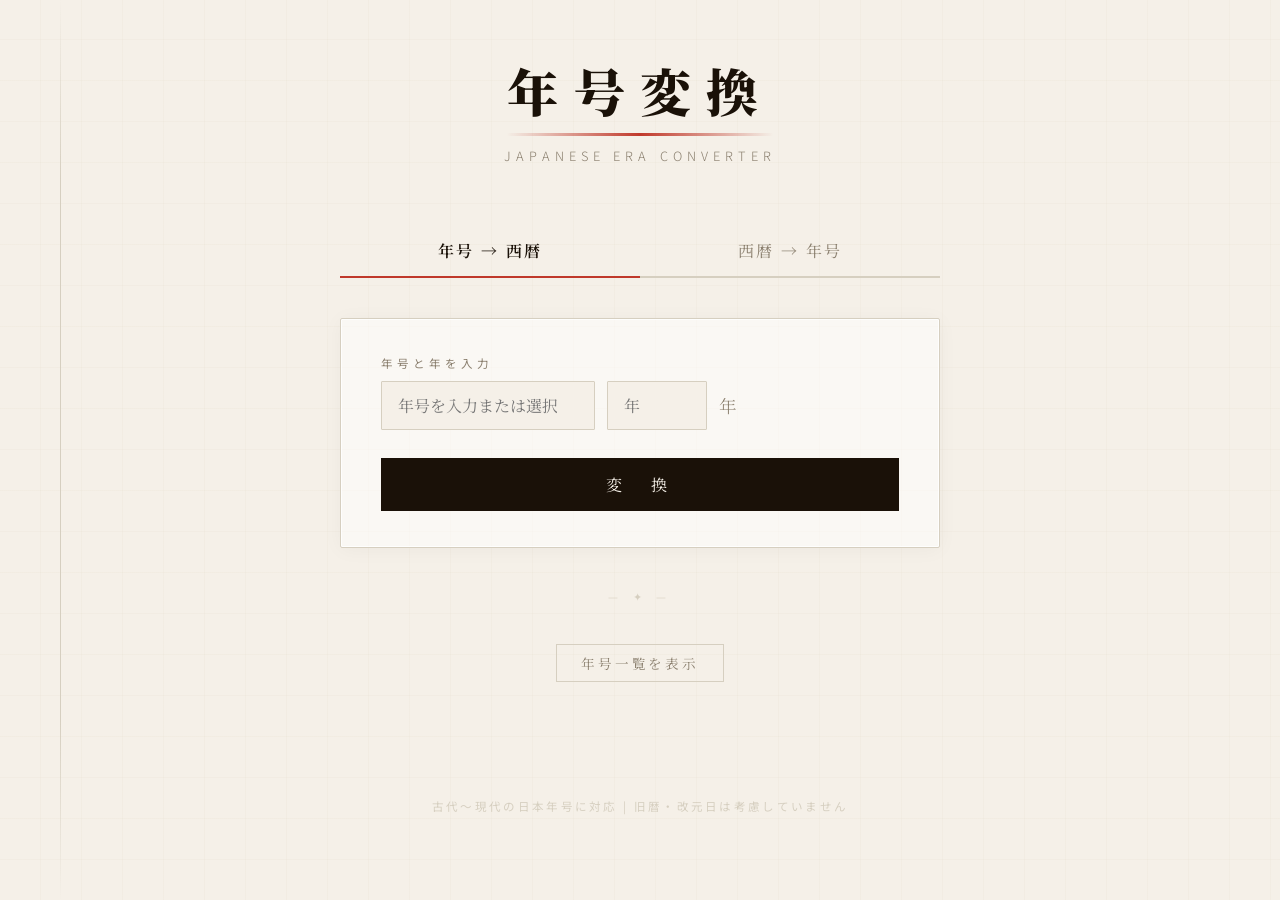
<file: nengo-converter (2).html>
<!DOCTYPE html>
<html lang="ja">
<head>
<meta charset="UTF-8">
<meta name="viewport" content="width=device-width, initial-scale=1.0">
<title>年号・西暦変換</title>
<link href="https://fonts.googleapis.com/css2?family=Noto+Serif+JP:wght@300;400;600;900&family=Noto+Sans+JP:wght@300;400&display=swap" rel="stylesheet">
<style>
  :root {
    --ink: #1a1108;
    --paper: #f5f0e8;
    --paper-dark: #ede5d0;
    --vermillion: #c0392b;
    --gold: #b8860b;
    --gold-light: #d4a520;
    --gray: #8a7f6e;
    --light-gray: #d6cfc0;
  }

  * { box-sizing: border-box; margin: 0; padding: 0; }

  body {
    background-color: var(--paper);
    color: var(--ink);
    font-family: 'Noto Serif JP', serif;
    min-height: 100vh;
    position: relative;
    overflow-x: hidden;
  }

  /* 和紙テクスチャ風背景 */
  body::before {
    content: '';
    position: fixed;
    inset: 0;
    background-image:
      repeating-linear-gradient(0deg, transparent, transparent 40px, rgba(180,160,120,0.04) 40px, rgba(180,160,120,0.04) 41px),
      repeating-linear-gradient(90deg, transparent, transparent 40px, rgba(180,160,120,0.04) 40px, rgba(180,160,120,0.04) 41px);
    pointer-events: none;
    z-index: 0;
  }

  /* 装飾的な縦線 */
  body::after {
    content: '';
    position: fixed;
    left: 60px;
    top: 0;
    bottom: 0;
    width: 1px;
    background: linear-gradient(to bottom, transparent, var(--light-gray) 20%, var(--light-gray) 80%, transparent);
    pointer-events: none;
    z-index: 0;
  }

  .container {
    max-width: 680px;
    margin: 0 auto;
    padding: 60px 40px;
    position: relative;
    z-index: 1;
  }

  header {
    text-align: center;
    margin-bottom: 60px;
    animation: fadeDown 0.8s ease both;
  }

  .title-jp {
    font-size: clamp(2.2rem, 6vw, 3.2rem);
    font-weight: 900;
    letter-spacing: 0.3em;
    line-height: 1.2;
    color: var(--ink);
    position: relative;
    display: inline-block;
  }

  .title-jp::after {
    content: '';
    display: block;
    height: 3px;
    background: linear-gradient(to right, transparent, var(--vermillion), transparent);
    margin-top: 12px;
    animation: expandLine 1s ease 0.5s both;
    transform-origin: center;
  }

  .title-sub {
    font-family: 'Noto Sans JP', sans-serif;
    font-size: 0.8rem;
    font-weight: 300;
    letter-spacing: 0.4em;
    color: var(--gray);
    margin-top: 10px;
    text-transform: uppercase;
  }

  /* タブ */
  .tabs {
    display: flex;
    gap: 0;
    margin-bottom: 40px;
    border-bottom: 2px solid var(--light-gray);
    animation: fadeUp 0.6s ease 0.3s both;
  }

  .tab-btn {
    flex: 1;
    padding: 14px 20px;
    background: none;
    border: none;
    font-family: 'Noto Serif JP', serif;
    font-size: 1rem;
    font-weight: 400;
    letter-spacing: 0.15em;
    color: var(--gray);
    cursor: pointer;
    position: relative;
    transition: color 0.3s;
  }

  .tab-btn::after {
    content: '';
    position: absolute;
    bottom: -2px;
    left: 0;
    right: 0;
    height: 2px;
    background: var(--vermillion);
    transform: scaleX(0);
    transition: transform 0.3s;
  }

  .tab-btn.active {
    color: var(--ink);
    font-weight: 600;
  }

  .tab-btn.active::after {
    transform: scaleX(1);
  }

  /* パネル */
  .panel {
    display: none;
    animation: fadeUp 0.4s ease both;
  }

  .panel.active {
    display: block;
  }

  .card {
    background: rgba(255,255,255,0.5);
    border: 1px solid var(--light-gray);
    border-radius: 2px;
    padding: 36px 40px;
    margin-bottom: 24px;
    box-shadow: 0 2px 20px rgba(0,0,0,0.04), inset 0 0 0 1px rgba(255,255,255,0.8);
  }

  .field-label {
    font-family: 'Noto Sans JP', sans-serif;
    font-size: 0.72rem;
    letter-spacing: 0.35em;
    font-weight: 400;
    color: var(--gray);
    margin-bottom: 10px;
    display: block;
    text-transform: uppercase;
  }

  .input-row {
    display: flex;
    gap: 12px;
    align-items: center;
    flex-wrap: wrap;
  }

  select, input[type="number"] {
    padding: 12px 16px;
    background: var(--paper);
    border: 1px solid var(--light-gray);
    border-radius: 1px;
    font-family: 'Noto Serif JP', serif;
    font-size: 1rem;
    color: var(--ink);
    outline: none;
    transition: border-color 0.25s, box-shadow 0.25s;
    appearance: none;
  }

  select {
    background-image: url("data:image/svg+xml,%3Csvg xmlns='http://www.w3.org/2000/svg' width='12' height='8'%3E%3Cpath d='M0 0l6 8 6-8z' fill='%238a7f6e'/%3E%3C/svg%3E");
    background-repeat: no-repeat;
    background-position: right 14px center;
    padding-right: 38px;
    cursor: pointer;
    min-width: 150px;
  }

  select:focus, input[type="number"]:focus, input[type="text"]:focus {
    border-color: var(--gold);
    box-shadow: 0 0 0 3px rgba(184,134,11,0.12);
  }

  .era-text-input {
    padding: 12px 16px;
    background: var(--paper);
    border: 1px solid var(--light-gray);
    border-radius: 1px;
    font-family: 'Noto Serif JP', serif;
    font-size: 1rem;
    color: var(--ink);
    outline: none;
    transition: border-color 0.25s, box-shadow 0.25s;
    min-width: 150px;
  }

  input[type="number"] {
    width: 100px;
  }

  .nen-suffix {
    font-size: 1.1rem;
    color: var(--gray);
    font-weight: 300;
  }

  .convert-btn {
    display: block;
    width: 100%;
    padding: 15px 20px;
    margin-top: 28px;
    background: var(--ink);
    color: var(--paper);
    border: none;
    font-family: 'Noto Serif JP', serif;
    font-size: 1rem;
    font-weight: 400;
    letter-spacing: 0.4em;
    cursor: pointer;
    transition: background 0.25s, letter-spacing 0.25s;
    position: relative;
    overflow: hidden;
  }

  .convert-btn::before {
    content: '';
    position: absolute;
    inset: 0;
    background: var(--vermillion);
    transform: scaleX(0);
    transform-origin: left;
    transition: transform 0.35s ease;
  }

  .convert-btn:hover::before {
    transform: scaleX(1);
  }

  .convert-btn span {
    position: relative;
    z-index: 1;
  }

  .convert-btn:hover {
    letter-spacing: 0.5em;
  }

  /* 結果 */
  .result-box {
    text-align: center;
    padding: 32px 20px;
    border-top: 1px solid var(--light-gray);
    margin-top: 24px;
    display: none;
    animation: fadeUp 0.4s ease both;
  }

  .result-box.visible {
    display: block;
  }

  .result-label {
    font-family: 'Noto Sans JP', sans-serif;
    font-size: 0.7rem;
    letter-spacing: 0.4em;
    color: var(--gray);
    margin-bottom: 14px;
  }

  .result-main {
    font-size: clamp(2rem, 7vw, 3.5rem);
    font-weight: 900;
    color: var(--ink);
    line-height: 1;
    animation: pop 0.35s cubic-bezier(0.34,1.56,0.64,1) both;
  }

  .result-sub {
    font-size: 0.95rem;
    color: var(--gray);
    margin-top: 10px;
    font-weight: 300;
    letter-spacing: 0.1em;
  }

  .copy-btn {
    display: inline-flex;
    align-items: center;
    gap: 6px;
    margin-top: 18px;
    padding: 8px 20px;
    background: none;
    border: 1px solid var(--light-gray);
    font-family: 'Noto Sans JP', sans-serif;
    font-size: 0.78rem;
    letter-spacing: 0.25em;
    color: var(--gray);
    cursor: pointer;
    transition: all 0.2s;
  }

  .copy-btn:hover {
    border-color: var(--gold);
    color: var(--ink);
  }

  .copy-btn.copied {
    border-color: #4a8c5c;
    color: #4a8c5c;
  }

  .copy-btn svg {
    flex-shrink: 0;
  }

  /* エラー・注記 */
  .notice {
    background: #fff8f7;
    border-left: 3px solid var(--vermillion);
    padding: 14px 18px;
    margin-top: 12px;
    font-size: 0.88rem;
    color: #7a2020;
    letter-spacing: 0.05em;
    line-height: 1.8;
    display: none;
    animation: fadeUp 0.3s ease both;
  }

  .notice.visible {
    display: block;
  }

  /* 注記（警告ではなく補足）スタイル */
  .notice.is-note {
    background: #fdf8ec;
    border-left-color: var(--gold);
    color: #6b5010;
  }

  /* 一覧 */
  .era-list-toggle {
    text-align: center;
    margin-bottom: 16px;
  }

  .era-list-toggle button {
    background: none;
    border: 1px solid var(--light-gray);
    padding: 8px 24px;
    font-family: 'Noto Serif JP', serif;
    font-size: 0.85rem;
    letter-spacing: 0.2em;
    color: var(--gray);
    cursor: pointer;
    transition: all 0.2s;
  }

  .era-list-toggle button:hover {
    border-color: var(--gold);
    color: var(--ink);
  }

  .era-table-wrapper {
    display: none;
    overflow-x: auto;
  }

  .era-table-wrapper.visible {
    display: block;
    animation: fadeUp 0.4s ease both;
  }

  table {
    width: 100%;
    border-collapse: collapse;
    font-size: 0.85rem;
  }

  th {
    background: var(--ink);
    color: var(--paper);
    padding: 10px 14px;
    text-align: left;
    font-weight: 400;
    letter-spacing: 0.15em;
    font-size: 0.78rem;
  }

  td {
    padding: 9px 14px;
    border-bottom: 1px solid var(--light-gray);
    color: var(--ink);
  }

  tr:nth-child(even) td {
    background: rgba(255,255,255,0.4);
  }

  tr:hover td {
    background: rgba(184,134,11,0.06);
  }

  .era-period {
    font-family: 'Noto Sans JP', sans-serif;
    font-weight: 300;
    color: var(--gray);
    font-size: 0.8rem;
  }

  /* 装飾 */
  .decorative-line {
    text-align: center;
    color: var(--light-gray);
    letter-spacing: 0.5em;
    font-size: 0.7rem;
    margin: 40px 0;
  }

  /* アニメーション */
  @keyframes fadeDown {
    from { opacity: 0; transform: translateY(-20px); }
    to { opacity: 1; transform: translateY(0); }
  }

  @keyframes fadeUp {
    from { opacity: 0; transform: translateY(14px); }
    to { opacity: 1; transform: translateY(0); }
  }

  @keyframes expandLine {
    from { transform: scaleX(0); }
    to { transform: scaleX(1); }
  }

  @keyframes pop {
    from { opacity: 0; transform: scale(0.8); }
    to { opacity: 1; transform: scale(1); }
  }

  footer {
    text-align: center;
    padding: 40px 20px 20px;
    font-family: 'Noto Sans JP', sans-serif;
    font-size: 0.72rem;
    color: var(--light-gray);
    letter-spacing: 0.2em;
  }
</style>
</head>
<body>
<div class="container">
  <header>
    <div class="title-jp">年号変換</div>
    <div class="title-sub">Japanese Era Converter</div>
  </header>

  <div class="tabs">
    <button class="tab-btn active" onclick="switchTab('nengo')">年号 → 西暦</button>
    <button class="tab-btn" onclick="switchTab('seireki')">西暦 → 年号</button>
  </div>

  <!-- 年号→西暦 -->
  <div id="panel-nengo" class="panel active">
    <div class="card">
      <label class="field-label">年号と年を入力</label>
      <div class="input-row">
        <input type="text" id="era-text" class="era-text-input"
               list="era-datalist" placeholder="年号を入力または選択"
               oninput="onEraTextInput()" autocomplete="off" />
        <datalist id="era-datalist"></datalist>
        <input type="number" id="era-year" min="1" placeholder="年" />
        <span class="nen-suffix">年</span>
      </div>
      <button class="convert-btn" onclick="convertNengoToSeireki()"><span>変　換</span></button>
    </div>
    <div id="notice-nengo" class="notice"></div>
    <div id="result-nengo" class="result-box">
      <div class="result-label">RESULT — 西暦</div>
      <div class="result-main" id="result-nengo-val"></div>
      <div class="result-sub" id="result-nengo-sub"></div>
      <button class="copy-btn" onclick="copyResult('result-nengo')" id="copy-btn-nengo">
        <svg width="13" height="13" viewBox="0 0 24 24" fill="none" stroke="currentColor" stroke-width="2"><rect x="9" y="9" width="13" height="13" rx="2"/><path d="M5 15H4a2 2 0 0 1-2-2V4a2 2 0 0 1 2-2h9a2 2 0 0 1 2 2v1"/></svg>
        コピー
      </button>
    </div>
  </div>

  <!-- 西暦→年号 -->
  <div id="panel-seireki" class="panel">
    <div class="card">
      <label class="field-label">西暦年を入力</label>
      <div class="input-row">
        <input type="number" id="seireki-year" min="1" placeholder="例：1868" style="width:160px" />
        <span class="nen-suffix">年</span>
      </div>
      <button class="convert-btn" onclick="convertSeirekiToNengo()"><span>変　換</span></button>
    </div>
    <div id="notice-seireki" class="notice"></div>
    <div id="result-seireki" class="result-box">
      <div class="result-label">RESULT — 年号</div>
      <div class="result-main" id="result-seireki-val"></div>
      <div class="result-sub" id="result-seireki-sub"></div>
      <button class="copy-btn" onclick="copyResult('result-seireki')" id="copy-btn-seireki">
        <svg width="13" height="13" viewBox="0 0 24 24" fill="none" stroke="currentColor" stroke-width="2"><rect x="9" y="9" width="13" height="13" rx="2"/><path d="M5 15H4a2 2 0 0 1-2-2V4a2 2 0 0 1 2-2h9a2 2 0 0 1 2 2v1"/></svg>
        コピー
      </button>
    </div>
  </div>

  <div class="decorative-line">— ✦ —</div>

  <div class="era-list-toggle">
    <button onclick="toggleEraList()">年号一覧を表示</button>
  </div>
  <div id="era-table-wrapper" class="era-table-wrapper">
    <div class="card" style="padding:0;overflow:hidden">
      <table id="era-table">
        <thead><tr><th>年号</th><th>読み</th><th>開始年</th><th>終了年</th><th>備考</th></tr></thead>
        <tbody></tbody>
      </table>
    </div>
  </div>
</div>

<footer>古代〜現代の日本年号に対応 | 旧暦・改元日は考慮していません</footer>

<script>
// 元号データ — period フィールドで時代区分
const ERAS = [
  // 奈良時代（大化〜天応）
  { name: "大化",     yomi: "たいか",           start: 645,  end: 650,  period: "飛鳥" },
  { name: "白雉",     yomi: "はくち",           start: 650,  end: 654,  period: "飛鳥" },
  { name: "朱鳥",     yomi: "しゅちょう",       start: 686,  end: 686,  period: "飛鳥" },
  { name: "大宝",     yomi: "たいほう",         start: 701,  end: 704,  period: "飛鳥" },
  { name: "慶雲",     yomi: "けいうん",         start: 704,  end: 708,  period: "飛鳥" },
  { name: "和銅",     yomi: "わどう",           start: 708,  end: 715,  period: "奈良" },
  { name: "霊亀",     yomi: "れいき",           start: 715,  end: 717,  period: "奈良" },
  { name: "養老",     yomi: "ようろう",         start: 717,  end: 724,  period: "奈良" },
  { name: "神亀",     yomi: "じんき",           start: 724,  end: 729,  period: "奈良" },
  { name: "天平",     yomi: "てんぴょう",       start: 729,  end: 749,  period: "奈良" },
  { name: "天平感宝", yomi: "てんぴょうかんぽう",start: 749,  end: 749,  period: "奈良" },
  { name: "天平勝宝", yomi: "てんぴょうしょうほう",start:749, end: 757,  period: "奈良" },
  { name: "天平宝字", yomi: "てんぴょうほうじ", start: 757,  end: 765,  period: "奈良" },
  { name: "天平神護", yomi: "てんぴょうじんご", start: 765,  end: 767,  period: "奈良" },
  { name: "神護景雲", yomi: "じんごけいうん",   start: 767,  end: 770,  period: "奈良" },
  { name: "宝亀",     yomi: "ほうき",           start: 770,  end: 781,  period: "奈良" },
  { name: "天応",     yomi: "てんおう",         start: 781,  end: 782,  period: "奈良" },
  // 平安時代（延暦〜元暦）
  { name: "延暦",     yomi: "えんりゃく",       start: 782,  end: 806,  period: "平安" },
  { name: "大同",     yomi: "だいどう",         start: 806,  end: 810,  period: "平安" },
  { name: "弘仁",     yomi: "こうにん",         start: 810,  end: 824,  period: "平安" },
  { name: "天長",     yomi: "てんちょう",       start: 824,  end: 834,  period: "平安" },
  { name: "承和",     yomi: "じょうわ",         start: 834,  end: 848,  period: "平安" },
  { name: "嘉祥",     yomi: "かしょう",         start: 848,  end: 851,  period: "平安" },
  { name: "仁寿",     yomi: "にんじゅ",         start: 851,  end: 854,  period: "平安" },
  { name: "斉衡",     yomi: "さいこう",         start: 854,  end: 857,  period: "平安" },
  { name: "天安",     yomi: "てんあん",         start: 857,  end: 859,  period: "平安" },
  { name: "貞観",     yomi: "じょうがん",       start: 859,  end: 877,  period: "平安" },
  { name: "元慶",     yomi: "がんぎょう",       start: 877,  end: 885,  period: "平安" },
  { name: "仁和",     yomi: "にんな",           start: 885,  end: 889,  period: "平安" },
  { name: "寛平",     yomi: "かんぴょう",       start: 889,  end: 898,  period: "平安" },
  { name: "昌泰",     yomi: "しょうたい",       start: 898,  end: 901,  period: "平安" },
  { name: "延喜",     yomi: "えんぎ",           start: 901,  end: 923,  period: "平安" },
  { name: "延長",     yomi: "えんちょう",       start: 923,  end: 931,  period: "平安" },
  { name: "承平",     yomi: "じょうへい",       start: 931,  end: 938,  period: "平安" },
  { name: "天慶",     yomi: "てんぎょう",       start: 938,  end: 947,  period: "平安" },
  { name: "天暦",     yomi: "てんりゃく",       start: 947,  end: 957,  period: "平安" },
  { name: "天徳",     yomi: "てんとく",         start: 957,  end: 961,  period: "平安" },
  { name: "応和",     yomi: "おうわ",           start: 961,  end: 964,  period: "平安" },
  { name: "康保",     yomi: "こうほう",         start: 964,  end: 968,  period: "平安" },
  { name: "安和",     yomi: "あんな",           start: 968,  end: 970,  period: "平安" },
  { name: "天禄",     yomi: "てんろく",         start: 970,  end: 973,  period: "平安" },
  { name: "天延",     yomi: "てんえん",         start: 973,  end: 976,  period: "平安" },
  { name: "貞元",     yomi: "じょうげん",       start: 976,  end: 978,  period: "平安" },
  { name: "天元",     yomi: "てんげん",         start: 978,  end: 983,  period: "平安" },
  { name: "永観",     yomi: "えいかん",         start: 983,  end: 985,  period: "平安" },
  { name: "寛和",     yomi: "かんな",           start: 985,  end: 987,  period: "平安" },
  { name: "永延",     yomi: "えいえん",         start: 987,  end: 989,  period: "平安" },
  { name: "永祚",     yomi: "えいそ",           start: 989,  end: 990,  period: "平安" },
  { name: "正暦",     yomi: "しょうりゃく",     start: 990,  end: 995,  period: "平安" },
  { name: "長徳",     yomi: "ちょうとく",       start: 995,  end: 999,  period: "平安" },
  { name: "長保",     yomi: "ちょうほう",       start: 999,  end: 1004, period: "平安" },
  { name: "寛弘",     yomi: "かんこう",         start: 1004, end: 1012, period: "平安" },
  { name: "長和",     yomi: "ちょうわ",         start: 1012, end: 1017, period: "平安" },
  { name: "寛仁",     yomi: "かんにん",         start: 1017, end: 1021, period: "平安" },
  { name: "治安",     yomi: "じあん",           start: 1021, end: 1024, period: "平安" },
  { name: "万寿",     yomi: "まんじゅ",         start: 1024, end: 1028, period: "平安" },
  { name: "長元",     yomi: "ちょうげん",       start: 1028, end: 1037, period: "平安" },
  { name: "長暦",     yomi: "ちょうりゃく",     start: 1037, end: 1040, period: "平安" },
  { name: "長久",     yomi: "ちょうきゅう",     start: 1040, end: 1044, period: "平安" },
  { name: "寛徳",     yomi: "かんとく",         start: 1044, end: 1046, period: "平安" },
  { name: "永承",     yomi: "えいしょう",       start: 1046, end: 1053, period: "平安" },
  { name: "天喜",     yomi: "てんき",           start: 1053, end: 1058, period: "平安" },
  { name: "康平",     yomi: "こうへい",         start: 1058, end: 1065, period: "平安" },
  { name: "治暦",     yomi: "じりゃく",         start: 1065, end: 1069, period: "平安" },
  { name: "延久",     yomi: "えんきゅう",       start: 1069, end: 1074, period: "平安" },
  { name: "承保",     yomi: "じょうほう",       start: 1074, end: 1077, period: "平安" },
  { name: "承暦",     yomi: "じょうりゃく",     start: 1077, end: 1081, period: "平安" },
  { name: "永保",     yomi: "えいほう",         start: 1081, end: 1084, period: "平安" },
  { name: "応徳",     yomi: "おうとく",         start: 1084, end: 1087, period: "平安" },
  { name: "寛治",     yomi: "かんじ",           start: 1087, end: 1094, period: "平安" },
  { name: "嘉保",     yomi: "かほう",           start: 1094, end: 1096, period: "平安" },
  { name: "永長",     yomi: "えいちょう",       start: 1096, end: 1097, period: "平安" },
  { name: "承徳",     yomi: "じょうとく",       start: 1097, end: 1099, period: "平安" },
  { name: "康和",     yomi: "こうわ",           start: 1099, end: 1104, period: "平安" },
  { name: "長治",     yomi: "ちょうじ",         start: 1104, end: 1106, period: "平安" },
  { name: "嘉承",     yomi: "かじょう",         start: 1106, end: 1108, period: "平安" },
  { name: "天仁",     yomi: "てんにん",         start: 1108, end: 1110, period: "平安" },
  { name: "天永",     yomi: "てんえい",         start: 1110, end: 1113, period: "平安" },
  { name: "永久",     yomi: "えいきゅう",       start: 1113, end: 1118, period: "平安" },
  { name: "元永",     yomi: "げんえい",         start: 1118, end: 1120, period: "平安" },
  { name: "保安",     yomi: "ほうあん",         start: 1120, end: 1124, period: "平安" },
  { name: "天治",     yomi: "てんじ",           start: 1124, end: 1126, period: "平安" },
  { name: "大治",     yomi: "だいじ",           start: 1126, end: 1131, period: "平安" },
  { name: "天承",     yomi: "てんしょう",       start: 1131, end: 1132, period: "平安" },
  { name: "長承",     yomi: "ちょうしょう",     start: 1132, end: 1135, period: "平安" },
  { name: "保延",     yomi: "ほうえん",         start: 1135, end: 1141, period: "平安" },
  { name: "永治",     yomi: "えいじ",           start: 1141, end: 1142, period: "平安" },
  { name: "康治",     yomi: "こうじ",           start: 1142, end: 1144, period: "平安" },
  { name: "天養",     yomi: "てんよう",         start: 1144, end: 1145, period: "平安" },
  { name: "久安",     yomi: "きゅうあん",       start: 1145, end: 1151, period: "平安" },
  { name: "仁平",     yomi: "にんぺい",         start: 1151, end: 1154, period: "平安" },
  { name: "久寿",     yomi: "きゅうじゅ",       start: 1154, end: 1156, period: "平安" },
  { name: "保元",     yomi: "ほうげん",         start: 1156, end: 1159, period: "平安" },
  { name: "平治",     yomi: "へいじ",           start: 1159, end: 1160, period: "平安" },
  { name: "永暦",     yomi: "えいりゃく",       start: 1160, end: 1161, period: "平安" },
  { name: "応保",     yomi: "おうほう",         start: 1161, end: 1163, period: "平安" },
  { name: "長寛",     yomi: "ちょうかん",       start: 1163, end: 1165, period: "平安" },
  { name: "永万",     yomi: "えいまん",         start: 1165, end: 1166, period: "平安" },
  { name: "仁安",     yomi: "にんあん",         start: 1166, end: 1169, period: "平安" },
  { name: "嘉応",     yomi: "かおう",           start: 1169, end: 1171, period: "平安" },
  { name: "承安",     yomi: "しょうあん",       start: 1171, end: 1175, period: "平安" },
  { name: "安元",     yomi: "あんげん",         start: 1175, end: 1177, period: "平安" },
  { name: "治承",     yomi: "じしょう",         start: 1177, end: 1185, period: "平安" },
  { name: "養和",     yomi: "ようわ",           start: 1181, end: 1182, period: "平安" },
  { name: "寿永",     yomi: "じゅえい",         start: 1182, end: 1185, period: "平安" },
  { name: "元暦",     yomi: "げんりゃく",       start: 1184, end: 1185, period: "平安" },
  // 鎌倉時代（文治〜正慶）
  { name: "文治",     yomi: "ぶんじ",           start: 1185, end: 1190, period: "鎌倉" },
  { name: "建久",     yomi: "けんきゅう",       start: 1190, end: 1199, period: "鎌倉" },
  { name: "正治",     yomi: "しょうじ",         start: 1199, end: 1201, period: "鎌倉" },
  { name: "建仁",     yomi: "けんにん",         start: 1201, end: 1204, period: "鎌倉" },
  { name: "元久",     yomi: "げんきゅう",       start: 1204, end: 1206, period: "鎌倉" },
  { name: "建永",     yomi: "けんえい",         start: 1206, end: 1207, period: "鎌倉" },
  { name: "承元",     yomi: "じょうげん",       start: 1207, end: 1211, period: "鎌倉" },
  { name: "建暦",     yomi: "けんりゃく",       start: 1211, end: 1213, period: "鎌倉" },
  { name: "建保",     yomi: "けんぽう",         start: 1213, end: 1219, period: "鎌倉" },
  { name: "承久",     yomi: "じょうきゅう",     start: 1219, end: 1222, period: "鎌倉" },
  { name: "貞応",     yomi: "じょうおう",       start: 1222, end: 1224, period: "鎌倉" },
  { name: "元仁",     yomi: "げんにん",         start: 1224, end: 1225, period: "鎌倉" },
  { name: "嘉禄",     yomi: "かろく",           start: 1225, end: 1227, period: "鎌倉" },
  { name: "安貞",     yomi: "あんてい",         start: 1227, end: 1229, period: "鎌倉" },
  { name: "寛喜",     yomi: "かんき",           start: 1229, end: 1232, period: "鎌倉" },
  { name: "貞永",     yomi: "じょうえい",       start: 1232, end: 1233, period: "鎌倉" },
  { name: "天福",     yomi: "てんぷく",         start: 1233, end: 1234, period: "鎌倉" },
  { name: "文暦",     yomi: "ぶんりゃく",       start: 1234, end: 1235, period: "鎌倉" },
  { name: "嘉禎",     yomi: "かてい",           start: 1235, end: 1238, period: "鎌倉" },
  { name: "暦仁",     yomi: "りゃくにん",       start: 1238, end: 1239, period: "鎌倉" },
  { name: "延応",     yomi: "えんおう",         start: 1239, end: 1240, period: "鎌倉" },
  { name: "仁治",     yomi: "にんじ",           start: 1240, end: 1243, period: "鎌倉" },
  { name: "寛元",     yomi: "かんげん",         start: 1243, end: 1247, period: "鎌倉" },
  { name: "宝治",     yomi: "ほうじ",           start: 1247, end: 1249, period: "鎌倉" },
  { name: "建長",     yomi: "けんちょう",       start: 1249, end: 1256, period: "鎌倉" },
  { name: "康元",     yomi: "こうげん",         start: 1256, end: 1257, period: "鎌倉" },
  { name: "正嘉",     yomi: "しょうか",         start: 1257, end: 1259, period: "鎌倉" },
  { name: "正元",     yomi: "しょうげん",       start: 1259, end: 1260, period: "鎌倉" },
  { name: "文応",     yomi: "ぶんおう",         start: 1260, end: 1261, period: "鎌倉" },
  { name: "弘長",     yomi: "こうちょう",       start: 1261, end: 1264, period: "鎌倉" },
  { name: "文永",     yomi: "ぶんえい",         start: 1264, end: 1275, period: "鎌倉" },
  { name: "建治",     yomi: "けんじ",           start: 1275, end: 1278, period: "鎌倉" },
  { name: "弘安",     yomi: "こうあん",         start: 1278, end: 1288, period: "鎌倉" },
  { name: "正応",     yomi: "しょうおう",       start: 1288, end: 1293, period: "鎌倉" },
  { name: "永仁",     yomi: "えいにん",         start: 1293, end: 1299, period: "鎌倉" },
  { name: "正安",     yomi: "しょうあん",       start: 1299, end: 1302, period: "鎌倉" },
  { name: "乾元",     yomi: "けんげん",         start: 1302, end: 1303, period: "鎌倉" },
  { name: "嘉元",     yomi: "かげん",           start: 1303, end: 1306, period: "鎌倉" },
  { name: "徳治",     yomi: "とくじ",           start: 1306, end: 1308, period: "鎌倉" },
  { name: "延慶",     yomi: "えんきょう",       start: 1308, end: 1311, period: "鎌倉" },
  { name: "応長",     yomi: "おうちょう",       start: 1311, end: 1312, period: "鎌倉" },
  { name: "正和",     yomi: "しょうわ",         start: 1312, end: 1317, period: "鎌倉" },
  { name: "文保",     yomi: "ぶんぽう",         start: 1317, end: 1319, period: "鎌倉" },
  { name: "元応",     yomi: "げんおう",         start: 1319, end: 1321, period: "鎌倉" },
  { name: "元亨",     yomi: "げんこう",         start: 1321, end: 1324, period: "鎌倉" },
  { name: "正中",     yomi: "しょうちゅう",     start: 1324, end: 1326, period: "鎌倉" },
  { name: "嘉暦",     yomi: "かりゃく",         start: 1326, end: 1329, period: "鎌倉" },
  { name: "元徳",     yomi: "げんとく",         start: 1329, end: 1331, period: "鎌倉" },
  { name: "元弘",     yomi: "げんこう",         start: 1331, end: 1334, period: "鎌倉" },
  { name: "正慶",     yomi: "しょうきょう",     start: 1332, end: 1333, period: "鎌倉" },
  // 南北朝時代（建武〜康応）
  // 建武：南朝は3年（1336年）まで、北朝は5年（1338年）まで
  { name: "建武",     yomi: "けんむ",           start: 1334, end: 1336, period: "南北朝（南朝）" },
  { name: "建武",     yomi: "けんむ",           start: 1334, end: 1338, period: "南北朝（北朝）" },
  // 南朝
  { name: "延元",     yomi: "えんげん",         start: 1336, end: 1340, period: "南北朝（南朝）" },
  { name: "興国",     yomi: "こうこく",         start: 1340, end: 1346, period: "南北朝（南朝）" },
  { name: "正平",     yomi: "しょうへい",       start: 1346, end: 1370, period: "南北朝（南朝）" },
  { name: "建徳",     yomi: "けんとく",         start: 1370, end: 1372, period: "南北朝（南朝）" },
  { name: "文中",     yomi: "ぶんちゅう",       start: 1372, end: 1375, period: "南北朝（南朝）" },
  { name: "天授",     yomi: "てんじゅ",         start: 1375, end: 1381, period: "南北朝（南朝）" },
  { name: "弘和",     yomi: "こうわ",           start: 1381, end: 1384, period: "南北朝（南朝）" },
  { name: "元中",     yomi: "げんちゅう",       start: 1384, end: 1392, period: "南北朝（南朝）" },
  // 北朝
  { name: "暦応",     yomi: "りゃくおう",       start: 1338, end: 1342, period: "南北朝（北朝）" },
  { name: "康永",     yomi: "こうえい",         start: 1342, end: 1345, period: "南北朝（北朝）" },
  { name: "貞和",     yomi: "じょうわ",         start: 1345, end: 1350, period: "南北朝（北朝）" },
  { name: "観応",     yomi: "かんのう",         start: 1350, end: 1352, period: "南北朝（北朝）" },
  { name: "文和",     yomi: "ぶんわ",           start: 1352, end: 1356, period: "南北朝（北朝）" },
  { name: "延文",     yomi: "えんぶん",         start: 1356, end: 1361, period: "南北朝（北朝）" },
  { name: "康安",     yomi: "こうあん",         start: 1361, end: 1362, period: "南北朝（北朝）" },
  { name: "貞治",     yomi: "じょうじ",         start: 1362, end: 1368, period: "南北朝（北朝）" },
  { name: "応安",     yomi: "おうあん",         start: 1368, end: 1375, period: "南北朝（北朝）" },
  { name: "永和",     yomi: "えいわ",           start: 1375, end: 1379, period: "南北朝（北朝）" },
  { name: "康暦",     yomi: "こうりゃく",       start: 1379, end: 1381, period: "南北朝（北朝）" },
  { name: "永徳",     yomi: "えいとく",         start: 1381, end: 1384, period: "南北朝（北朝）" },
  { name: "至徳",     yomi: "しとく",           start: 1384, end: 1387, period: "南北朝（北朝）" },
  { name: "嘉慶",     yomi: "かきょう",         start: 1387, end: 1389, period: "南北朝（北朝）" },
  { name: "康応",     yomi: "こうおう",         start: 1389, end: 1390, period: "南北朝（北朝）" },
  // 室町時代（明徳〜天正）
  { name: "明徳",     yomi: "めいとく",         start: 1390, end: 1394, period: "室町" },
  { name: "応永",     yomi: "おうえい",         start: 1394, end: 1428, period: "室町" },
  { name: "正長",     yomi: "しょうちょう",     start: 1428, end: 1429, period: "室町" },
  { name: "永享",     yomi: "えいきょう",       start: 1429, end: 1441, period: "室町" },
  { name: "嘉吉",     yomi: "かきつ",           start: 1441, end: 1444, period: "室町" },
  { name: "文安",     yomi: "ぶんあん",         start: 1444, end: 1449, period: "室町" },
  { name: "宝徳",     yomi: "ほうとく",         start: 1449, end: 1452, period: "室町" },
  { name: "享徳",     yomi: "きょうとく",       start: 1452, end: 1455, period: "室町" },
  { name: "康正",     yomi: "こうしょう",       start: 1455, end: 1457, period: "室町" },
  { name: "長禄",     yomi: "ちょうろく",       start: 1457, end: 1461, period: "室町" },
  { name: "寛正",     yomi: "かんしょう",       start: 1461, end: 1466, period: "室町" },
  { name: "文正",     yomi: "ぶんしょう",       start: 1466, end: 1467, period: "室町" },
  { name: "応仁",     yomi: "おうにん",         start: 1467, end: 1469, period: "室町" },
  { name: "文明",     yomi: "ぶんめい",         start: 1469, end: 1487, period: "室町" },
  { name: "長享",     yomi: "ちょうきょう",     start: 1487, end: 1489, period: "室町" },
  { name: "延徳",     yomi: "えんとく",         start: 1489, end: 1492, period: "室町" },
  { name: "明応",     yomi: "めいおう",         start: 1492, end: 1501, period: "室町" },
  { name: "文亀",     yomi: "ぶんき",           start: 1501, end: 1504, period: "室町" },
  { name: "永正",     yomi: "えいしょう",       start: 1504, end: 1521, period: "室町" },
  { name: "大永",     yomi: "だいえい",         start: 1521, end: 1528, period: "室町" },
  { name: "享禄",     yomi: "きょうろく",       start: 1528, end: 1532, period: "室町" },
  { name: "天文",     yomi: "てんぶん",         start: 1532, end: 1555, period: "室町" },
  { name: "弘治",     yomi: "こうじ",           start: 1555, end: 1558, period: "室町" },
  { name: "永禄",     yomi: "えいろく",         start: 1558, end: 1570, period: "室町" },
  { name: "元亀",     yomi: "げんき",           start: 1570, end: 1573, period: "室町" },
  { name: "天正",     yomi: "てんしょう",       start: 1573, end: 1593, period: "室町" },
  // 江戸時代（文禄〜慶応）
  { name: "文禄",     yomi: "ぶんろく",         start: 1593, end: 1596, period: "江戸" },
  { name: "慶長",     yomi: "けいちょう",       start: 1596, end: 1615, period: "江戸" },
  { name: "元和",     yomi: "げんわ",           start: 1615, end: 1624, period: "江戸" },
  { name: "寛永",     yomi: "かんえい",         start: 1624, end: 1645, period: "江戸" },
  { name: "正保",     yomi: "しょうほう",       start: 1645, end: 1648, period: "江戸" },
  { name: "慶安",     yomi: "けいあん",         start: 1648, end: 1652, period: "江戸" },
  { name: "承応",     yomi: "じょうおう",       start: 1652, end: 1655, period: "江戸" },
  { name: "明暦",     yomi: "めいれき",         start: 1655, end: 1658, period: "江戸" },
  { name: "万治",     yomi: "まんじ",           start: 1658, end: 1661, period: "江戸" },
  { name: "寛文",     yomi: "かんぶん",         start: 1661, end: 1673, period: "江戸" },
  { name: "延宝",     yomi: "えんぽう",         start: 1673, end: 1681, period: "江戸" },
  { name: "天和",     yomi: "てんな",           start: 1681, end: 1684, period: "江戸" },
  { name: "貞享",     yomi: "じょうきょう",     start: 1684, end: 1688, period: "江戸" },
  { name: "元禄",     yomi: "げんろく",         start: 1688, end: 1704, period: "江戸" },
  { name: "宝永",     yomi: "ほうえい",         start: 1704, end: 1711, period: "江戸" },
  { name: "正徳",     yomi: "しょうとく",       start: 1711, end: 1716, period: "江戸" },
  { name: "享保",     yomi: "きょうほう",       start: 1716, end: 1736, period: "江戸" },
  { name: "元文",     yomi: "げんぶん",         start: 1736, end: 1741, period: "江戸" },
  { name: "寛保",     yomi: "かんぽう",         start: 1741, end: 1744, period: "江戸" },
  { name: "延享",     yomi: "えんきょう",       start: 1744, end: 1748, period: "江戸" },
  { name: "寛延",     yomi: "かんえん",         start: 1748, end: 1751, period: "江戸" },
  { name: "宝暦",     yomi: "ほうれき",         start: 1751, end: 1764, period: "江戸" },
  { name: "明和",     yomi: "めいわ",           start: 1764, end: 1772, period: "江戸" },
  { name: "安永",     yomi: "あんえい",         start: 1772, end: 1781, period: "江戸" },
  { name: "天明",     yomi: "てんめい",         start: 1781, end: 1789, period: "江戸" },
  { name: "寛政",     yomi: "かんせい",         start: 1789, end: 1801, period: "江戸" },
  { name: "享和",     yomi: "きょうわ",         start: 1801, end: 1804, period: "江戸" },
  { name: "文化",     yomi: "ぶんか",           start: 1804, end: 1818, period: "江戸" },
  { name: "文政",     yomi: "ぶんせい",         start: 1818, end: 1830, period: "江戸" },
  { name: "天保",     yomi: "てんぽう",         start: 1830, end: 1844, period: "江戸" },
  { name: "弘化",     yomi: "こうか",           start: 1844, end: 1848, period: "江戸" },
  { name: "嘉永",     yomi: "かえい",           start: 1848, end: 1854, period: "江戸" },
  { name: "安政",     yomi: "あんせい",         start: 1854, end: 1860, period: "江戸" },
  { name: "万延",     yomi: "まんえい",         start: 1860, end: 1861, period: "江戸" },
  { name: "文久",     yomi: "ぶんきゅう",       start: 1861, end: 1864, period: "江戸" },
  { name: "元治",     yomi: "げんじ",           start: 1864, end: 1865, period: "江戸" },
  { name: "慶応",     yomi: "けいおう",         start: 1865, end: 1868, period: "江戸" },
];

// 近代以降（明治〜）は一世一元で厳密管理
const MODERN_ERAS = [
  { name: "明治", yomi: "めいじ",      startYear: 1868, startMonth: 10, endYear: 1912, maxNen: 45,   period: "近代" },
  { name: "大正", yomi: "たいしょう",  startYear: 1912, startMonth:  8, endYear: 1926, maxNen: 15,   period: "近代" },
  { name: "昭和", yomi: "しょうわ",    startYear: 1926, startMonth: 12, endYear: 1989, maxNen: 64,   period: "近代" },
  { name: "平成", yomi: "へいせい",    startYear: 1989, startMonth:  1, endYear: 2019, maxNen: 31,   period: "近代" },
  { name: "令和", yomi: "れいわ",      startYear: 2019, startMonth:  5, endYear: null,  maxNen: null, period: "近代" },
];

// 時代区分の表示順
const PERIOD_ORDER = ["近代", "江戸", "室町", "南北朝（北朝）", "南北朝（南朝）", "鎌倉", "平安", "奈良"];
// 時代区分の色（背景）
const PERIOD_COLORS = {
  "近代":         "#2c2c2c",
  "江戸":         "#4a3728",
  "室町":         "#3a3020",
  "南北朝（北朝）": "#1e3040",
  "南北朝（南朝）": "#402020",

  "鎌倉":         "#283830",
  "平安":         "#382838",
  "奈良":         "#383020",
  "飛鳥":         "#2e2818",
};

// era名→{era, period}のマップを構築（変換時の検索用）
const eraNameMap = new Map(); // name -> [{era or modernEra, isModern, period}]

function buildEraNameMap() {
  MODERN_ERAS.forEach(e => {
    if (!eraNameMap.has(e.name)) eraNameMap.set(e.name, []);
    eraNameMap.get(e.name).push({ e, isModern: true, period: '近代' });
  });
  ERAS.forEach(e => {
    if (!eraNameMap.has(e.name)) eraNameMap.set(e.name, []);
    eraNameMap.get(e.name).push({ e, isModern: false, period: e.period });
  });
}

// datalistの選択肢を構築（年号名のみ重複なし＋よみ）
function buildSelectOptions() {
  const dl = document.getElementById('era-datalist');

  // 近代（降順）
  MODERN_ERAS.slice().reverse().forEach(e => {
    const opt = document.createElement('option');
    opt.value = e.name;
    opt.label = `近代 ${e.startYear}〜`;
    dl.appendChild(opt);
  });

  // 江戸〜飛鳥（降順）
  const periodGroupOrder = ["江戸", "室町", "南北朝（北朝）", "南北朝（南朝）", "鎌倉", "平安", "奈良", "飛鳥"];
  periodGroupOrder.forEach(p => {
    ERAS.filter(e => e.period === p).slice().reverse().forEach(e => {
      const opt = document.createElement('option');
      opt.value = e.name;
      if (p === '南北朝（北朝）') opt.label = `北朝 ${e.start}〜`;
      else if (p === '南北朝（南朝）') opt.label = `南朝 ${e.start}〜`;
      else opt.label = `${p} ${e.start}〜`;
      dl.appendChild(opt);
    });
  });

  buildEraNameMap();
}

function onEraTextInput() {
  // 入力中は何もしない（変換ボタン押下時に解決）
}

// 西暦から正しい元号表記を返すヘルパー（注記用）
function getCorrectNengoForSeireki(seireki) {
  // 近代以降（最優先）
  if (seireki >= 1868) {
    const modernCandidates = MODERN_ERAS.filter(e => {
      const endY = e.maxNen !== null ? e.startYear + e.maxNen - 1 : 9999;
      return seireki >= e.startYear && seireki <= endY;
    });
    if (modernCandidates.length > 0) {
      modernCandidates.sort((a, b) => b.startYear - a.startYear);
      const m = modernCandidates[0];
      const nen = seireki - m.startYear + 1;
      const nenStr = nen === 1 ? '元' : String(nen);
      return `${m.name}${nenStr}年`;
    }
  }
  // 古代〜江戸
  const candidates = ERAS.filter(e => {
    const endY = e.end !== null ? e.end : 9999;
    return seireki >= e.start && seireki <= endY;
  });
  if (candidates.length === 0) return null;
  // 南北朝期は北朝を優先
  const sorted = candidates.slice().sort((a, b) => b.start - a.start || ERAS.indexOf(b) - ERAS.indexOf(a));
  const best = sorted[0];
  const nen = seireki - best.start + 1;
  const periodNote = best.period.startsWith('南北朝') ? `・${best.period}` : '';
  return `${best.name}${nen}年${periodNote}`;
}

// ある西暦年に改元があるか調べ、注記文字列を返す（currentEraName: 入力元号名）
function getKaigenNote(seireki, currentEraName) {
  const notes = [];

  // 近代：その西暦年に別元号が開始（＝改元）しているか
  MODERN_ERAS.forEach((e, i) => {
    if (e.name === currentEraName) return;
    if (e.startYear === seireki) {
      // 前の元号（currentEraName）から改元
      notes.push(`この年（${seireki}年）に${e.name}へ改元`);
    }
    // その年が終了年（＝次の元号の開始年）かどうかも MODERN_ERAS 側でカバー済み
  });

  // 古代〜江戸：その西暦年に開始する別元号があるか
  ERAS.forEach(e => {
    if (e.name === currentEraName) return;
    if (e.start === seireki) {
      // 同じ period の中での改元を優先表示
      notes.push(`この年（${seireki}年）に${e.name}（${e.period}）へ改元`);
    }
  });

  if (notes.length === 0) return null;
  // 重複排除
  return [...new Set(notes)].join(' / ');
}

// 年号→西暦
function convertNengoToSeireki() {
  const inputText = document.getElementById('era-text').value.trim();
  const rawNen = parseInt(document.getElementById('era-year').value);
  const noticeEl = document.getElementById('notice-nengo');
  const resultEl = document.getElementById('result-nengo');

  noticeEl.classList.remove('visible');
  resultEl.classList.remove('visible');

  if (!inputText) { showNotice(noticeEl, '年号を入力または選択してください。'); return; }
  const nenInput = (!rawNen || isNaN(rawNen) || rawNen < 1) ? 1 : rawNen;

  // 「元号名（よみ）」形式の入力にも対応。全角・半角スペース除去
  const eraName = inputText.replace(/（.*）$/, '').replace(/[\s　]+/g, '').trim();

  // 近代
  const modernEra = MODERN_ERAS.find(e => e.name === eraName);
  if (modernEra) {
    const seireki = modernEra.startYear + nenInput - 1;
    if (modernEra.maxNen !== null && nenInput > modernEra.maxNen) {
      // 上限超えでも西暦を計算し、正しい元号を割り出して注記
      const correctNengoInfo = getCorrectNengoForSeireki(seireki);
      const correctStr = correctNengoInfo ? `（正しくは ${correctNengoInfo}）` : '';
      showNotice(noticeEl,
        `※ ${eraName}は${modernEra.maxNen}年（西暦${modernEra.startYear + modernEra.maxNen - 1}年）が最後です。${eraName}${nenInput}年は実在しない表記ですが、西暦に換算して表示しています。`);
      showResult('result-nengo', `${seireki}年`,
        `${eraName}${nenInput}年 → 西暦${seireki}年 ${correctStr}`);
      return;
    }
    const kaigenNote = getKaigenNote(seireki, eraName);
    if (kaigenNote) {
      showNotice(noticeEl, `※ ${kaigenNote}。`);
    }
    showResult('result-nengo', `${seireki}年`, `${eraName}${nenInput}年 → 西暦${seireki}年`);
    return;
  }

  // 古代〜江戸（同名元号が複数ある場合は候補全て取得）
  const eraMatches = ERAS.filter(e => e.name === eraName);
  if (eraMatches.length === 0) { showNotice(noticeEl, `「${eraName}」という年号が見つかりません。`); return; }
  // 複数ある場合（南北朝の建武など）は全候補を処理して結果を列挙
  if (eraMatches.length > 1) {
    const results = eraMatches.map(era => {
      const maxNen = era.end !== null ? era.end - era.start + 1 : null;
      if (maxNen !== null && nenInput > maxNen) return null;
      const seireki = era.start + nenInput - 1;
      return `${seireki}年（${era.period}）`;
    }).filter(Boolean);
    if (results.length === 0) {
      // 全候補で上限超え → 最初の候補で西暦を計算し、正しい年号を注記
      const firstEra = eraMatches[0];
      const seireki = firstEra.start + nenInput - 1;
      const correctNengoInfo = getCorrectNengoForSeireki(seireki);
      const correctStr = correctNengoInfo ? `（正しくは ${correctNengoInfo}）` : '';
      const maxList = eraMatches.map(era => {
        const m = era.end !== null ? era.end - era.start + 1 : '?';
        return `${era.period}は${m}年まで`;
      }).join('、');
      showNotice(noticeEl, `※ ${eraName}${nenInput}年は実在しない表記です（${maxList}）。西暦に換算して表示しています。`);
      showResult('result-nengo', `${seireki}年`,
        `${eraName}${nenInput}年 → 西暦${seireki}年 ${correctStr}`);
      return;
    }
    const seireki = eraMatches.find(era => {
      const maxNen = era.end !== null ? era.end - era.start + 1 : null;
      return maxNen === null || nenInput <= maxNen;
    }).start + nenInput - 1;
    const kaigenNote2 = getKaigenNote(seireki, eraName);
    if (kaigenNote2) showNotice(noticeEl, `※ ${kaigenNote2}。`);
    showResult('result-nengo', `${seireki}年`, `${eraName}${nenInput}年 → ${results.join(' / ')}`);
    return;
  }
  const era = eraMatches[0];

  const maxNen = era.end !== null ? era.end - era.start + 1 : null;
  if (maxNen !== null && nenInput > maxNen) {
    const seireki = era.start + nenInput - 1;
    const correctNengoInfo = getCorrectNengoForSeireki(seireki);
    const correctStr = correctNengoInfo ? `（正しくは ${correctNengoInfo}）` : '';
    showNotice(noticeEl,
      `※ ${eraName}（${era.period}）は${maxNen}年（西暦${era.end}年）が最後です。${eraName}${nenInput}年は実在しない表記ですが、西暦に換算して表示しています。`);
    showResult('result-nengo', `${seireki}年`,
      `${eraName}${nenInput}年 → 西暦${seireki}年 ${correctStr}`);
    return;
  }
  const seireki = era.start + nenInput - 1;
  const kaigenNote3 = getKaigenNote(seireki, eraName);
  if (kaigenNote3) showNotice(noticeEl, `※ ${kaigenNote3}。`);
  showResult('result-nengo', `${seireki}年`, `${eraName}${nenInput}年 → 西暦${seireki}年`);
}

// 西暦→年号
function convertSeirekiToNengo() {
  const seireki = parseInt(document.getElementById('seireki-year').value);
  const noticeEl = document.getElementById('notice-seireki');
  const resultEl = document.getElementById('result-seireki');

  noticeEl.classList.remove('visible');
  resultEl.classList.remove('visible');

  if (!seireki || isNaN(seireki) || seireki < 1) {
    showNotice(noticeEl, '有効な西暦年（1以上の整数）を入力してください。'); return;
  }

  // 近代以降
  if (seireki >= 1868) {
    // その西暦年に該当する元号を全て抽出
    const modernCandidates = MODERN_ERAS.filter(e => {
      const endY = e.maxNen !== null ? e.startYear + e.maxNen - 1 : 9999;
      return seireki >= e.startYear && seireki <= endY;
    });
    if (modernCandidates.length > 0) {
      // 開始年が最も遅いもの（改元後）を主結果に
      modernCandidates.sort((a, b) => b.startYear - a.startYear);
      const mainM = modernCandidates[0];
      const nen = seireki - mainM.startYear + 1;
      const nenStr = nen === 1 ? '元' : String(nen);
      let sub = `西暦${seireki}年 → ${mainM.name}${nenStr}年`;
      // 同年のMODERN_ERAS内の改元前元号
      const prevMsModern = modernCandidates.slice(1).map(e => {
        const n = seireki - e.startYear + 1;
        return `${e.name}${n}年`;
      });
      // 同年に終わる旧元号（ERAS側）も拾う — 例：1868年の慶応4年
      const prevMsOld = ERAS.filter(e => e.end === seireki && seireki > e.start)
        .map(e => `${e.name}${seireki - e.start + 1}年`);
      const allPrev = [...prevMsModern, ...prevMsOld];
      if (allPrev.length > 0) {
        sub += ` ／ 改元前：${allPrev.join('・')}`;
      }
      showResult('result-seireki', `${mainM.name}${nenStr}年`, sub);
      return;
    }
  }

  // 古代〜江戸
  const candidates = ERAS.filter(e => {
    const endY = e.end !== null ? e.end : 9999;
    return seireki >= e.start && seireki <= endY;
  });

  if (candidates.length === 0) {
    showNotice(noticeEl, `西暦${seireki}年に対応する年号が見つかりません。`); return;
  }

  // 南北朝期間かどうか判定
  const isNanbokucho = candidates.some(e => e.period.startsWith('南北朝'));

  let sub;
  if (isNanbokucho) {
    // 北朝・南朝それぞれで開始年順にソート（遅い＝改元後が先頭）
    const hokuchoEras = candidates.filter(e => e.period === '南北朝（北朝）').sort((a,b) => b.start - a.start);
    const nanchoEras  = candidates.filter(e => e.period === '南北朝（南朝）').sort((a,b) => b.start - a.start);
    const hokuchoEra = hokuchoEras[0]; // 改元後（主）
    const nanchoEra  = nanchoEras[0];  // 改元後（主）

    // 改元前の元号（同朝で複数ある場合の残り）
    const hokuchoPrev = hokuchoEras.slice(1); // 北朝の改元前
    const nanchoPrev  = nanchoEras.slice(1);  // 南朝の改元前

    if (hokuchoEra) {
      const nen = seireki - hokuchoEra.start + 1;
      sub = `西暦${seireki}年 → ${hokuchoEra.name}${nen}年（北朝）`;
      // 北朝の改元前年号
      if (hokuchoPrev.length > 0) {
        const prevStr = hokuchoPrev.map(e => `${e.name}${seireki - e.start + 1}年`).join('・');
        sub += ` ／ 北朝改元前：${prevStr}`;
      }
      // 南朝
      if (nanchoEra) {
        const nenN = seireki - nanchoEra.start + 1;
        sub += ` ／ 南朝：${nanchoEra.name}${nenN}年`;
        if (nanchoPrev.length > 0) {
          const prevStr = nanchoPrev.map(e => `${e.name}${seireki - e.start + 1}年`).join('・');
          sub += `（改元前：${prevStr}）`;
        }
      }
      showResult('result-seireki', `${hokuchoEra.name}${nen}年`, sub);
    } else if (nanchoEra) {
      // 北朝元号がない年（南朝のみ）
      const nen = seireki - nanchoEra.start + 1;
      sub = `西暦${seireki}年 → ${nanchoEra.name}${nen}年（南朝）`;
      if (nanchoPrev.length > 0) {
        const prevStr = nanchoPrev.map(e => `${e.name}${seireki - e.start + 1}年`).join('・');
        sub += ` ／ 改元前：${prevStr}`;
      }
      showResult('result-seireki', `${nanchoEra.name}${nen}年`, sub);
    }
  } else {
    // 通常：最も開始年が新しい元号を採用、同年同startはERAS配列の後ろ（後の改元）を優先
    const withIdx = candidates.map((e, i) => ({ e, i: ERAS.indexOf(e) }));
    withIdx.sort((a, b) => b.e.start - a.e.start || b.i - a.i);
    const era = withIdx[0].e;
    const nen = seireki - era.start + 1;
    sub = `西暦${seireki}年 → ${era.name}${nen}年（${era.period}）`;
    if (withIdx.length > 1) {
      const prevStr = withIdx.slice(1).map(({e}) => `${e.name}${seireki - e.start + 1}年`).join('・');
      sub += ` ／ 改元前：${prevStr}`;
    }
    showResult('result-seireki', `${era.name}${nen}年`, sub);
  }
}

function copyResult(id) {
  const box  = document.getElementById(id);
  const main = box.querySelector('.result-main').textContent;
  const sub  = box.querySelector('.result-sub').textContent;
  const text = sub ? `${main}（${sub}）` : main;
  const btn  = box.querySelector('.copy-btn');

  // 主結果（大きい数字・年号）のみコピー
  const copyText = main;

  function onCopied() {
    const orig = btn.innerHTML;
    btn.innerHTML = '<svg width="13" height="13" viewBox="0 0 24 24" fill="none" stroke="currentColor" stroke-width="2"><polyline points="20 6 9 17 4 12"/></svg> コピー済';
    btn.classList.add('copied');
    setTimeout(() => { btn.innerHTML = orig; btn.classList.remove('copied'); }, 2000);
  }

  if (navigator.clipboard && window.isSecureContext) {
    navigator.clipboard.writeText(copyText).then(onCopied).catch(() => fallbackCopy(copyText, onCopied));
  } else {
    fallbackCopy(copyText, onCopied);
  }
}

function fallbackCopy(text, onCopied) {
  const ta = document.createElement('textarea');
  ta.value = text;
  ta.style.cssText = 'position:fixed;top:0;left:0;opacity:0;pointer-events:none;';
  document.body.appendChild(ta);
  ta.focus();
  ta.select();
  try {
    document.execCommand('copy');
    onCopied();
  } catch(e) {
    alert('コピーできませんでした。手動でコピーしてください。');
  }
  document.body.removeChild(ta);
}

function showNotice(el, msg) {
  el.textContent = msg;
  // 「※」で始まるものは補足注記スタイル、それ以外はエラースタイル
  if (msg.startsWith('※')) {
    el.classList.add('is-note');
  } else {
    el.classList.remove('is-note');
  }
  el.classList.add('visible');
}

function showResult(id, main, sub) {
  const box = document.getElementById(id);
  box.querySelector('.result-main').textContent = main;
  box.querySelector('.result-sub').textContent = sub;
  box.classList.remove('visible');
  // notice が先に描画されてからアニメーション開始するよう1フレーム遅らせる
  requestAnimationFrame(() => {
    requestAnimationFrame(() => {
      box.classList.add('visible');
    });
  });
}

// タブ切替
function switchTab(tab) {
  document.querySelectorAll('.tab-btn').forEach((b, i) => {
    b.classList.toggle('active', (i === 0 && tab === 'nengo') || (i === 1 && tab === 'seireki'));
  });
  document.getElementById('panel-nengo').classList.toggle('active', tab === 'nengo');
  document.getElementById('panel-seireki').classList.toggle('active', tab === 'seireki');
}

// 一覧表示
let eraTableBuilt = false;
function toggleEraList() {
  const wrapper = document.getElementById('era-table-wrapper');
  const btn = document.querySelector('.era-list-toggle button');
  if (wrapper.classList.contains('visible')) {
    wrapper.classList.remove('visible');
    btn.textContent = '年号一覧を表示';
  } else {
    if (!eraTableBuilt) { buildEraTable(); eraTableBuilt = true; }
    wrapper.classList.add('visible');
    btn.textContent = '年号一覧を閉じる';
  }
}

function buildEraTable() {
  const tbody = document.querySelector('#era-table tbody');

  // ブロック定義：表示順に並べる（各ブロック内は西暦降順）
  const sortDesc = (rows) => rows.sort((a, b) => b.startY - a.startY || b.idx - a.idx);

  const blocks = [
    {
      period: "近代",
      label: "近代",
      rows: sortDesc(MODERN_ERAS.map((e, i) => ({
        name: e.name, yomi: e.yomi,
        startY: e.startYear,
        endY: e.maxNen !== null ? e.startYear + e.maxNen - 1 : null,
        period: "近代", idx: i
      })))
    },
    {
      period: "江戸",
      label: "江戸時代",
      rows: sortDesc(ERAS.filter(e => e.period === '江戸').map(e => ({
        name: e.name, yomi: e.yomi, startY: e.start, endY: e.end, period: e.period, idx: ERAS.indexOf(e)
      })))
    },
    {
      period: "室町",
      label: "室町時代",
      rows: sortDesc(ERAS.filter(e => e.period === '室町').map(e => ({
        name: e.name, yomi: e.yomi, startY: e.start, endY: e.end, period: e.period, idx: ERAS.indexOf(e)
      })))
    },
    {
      period: "南北朝（北朝）",
      label: "南北朝（北朝）",
      rows: sortDesc(ERAS.filter(e => e.period === '南北朝（北朝）').map(e => ({
        name: e.name, yomi: e.yomi, startY: e.start, endY: e.end, period: e.period, idx: ERAS.indexOf(e)
      })))
    },
    {
      period: "南北朝（南朝）",
      label: "南北朝（南朝）",
      rows: sortDesc(ERAS.filter(e => e.period === '南北朝（南朝）').map(e => ({
        name: e.name, yomi: e.yomi, startY: e.start, endY: e.end, period: e.period, idx: ERAS.indexOf(e)
      })))
    },
    {
      period: "鎌倉",
      label: "鎌倉時代",
      rows: sortDesc(ERAS.filter(e => e.period === '鎌倉').map(e => ({
        name: e.name, yomi: e.yomi, startY: e.start, endY: e.end, period: e.period, idx: ERAS.indexOf(e)
      })))
    },
    {
      period: "平安",
      label: "平安時代",
      rows: sortDesc(ERAS.filter(e => e.period === '平安').map(e => ({
        name: e.name, yomi: e.yomi, startY: e.start, endY: e.end, period: e.period, idx: ERAS.indexOf(e)
      })))
    },
    {
      period: "奈良",
      label: "奈良時代",
      rows: sortDesc(ERAS.filter(e => e.period === '奈良').map(e => ({
        name: e.name, yomi: e.yomi, startY: e.start, endY: e.end, period: e.period, idx: ERAS.indexOf(e)
      })))
    },
    {
      period: "飛鳥",
      label: "飛鳥時代",
      rows: sortDesc(ERAS.filter(e => e.period === '飛鳥').map(e => ({
        name: e.name, yomi: e.yomi, startY: e.start, endY: e.end, period: e.period, idx: ERAS.indexOf(e)
      })))
    },
  ];

  blocks.forEach(block => {
    if (block.rows.length === 0) return;
    // ヘッダー行
    const headerTr = document.createElement('tr');
    const color = PERIOD_COLORS[block.period] || "#333";
    const startY = block.rows.length > 0 ? Math.min(...block.rows.map(r => r.startY)) : null;
    const startNote = startY !== null ? `<span style="font-weight:300;font-size:0.75rem;letter-spacing:0.1em;margin-left:1em;opacity:0.8;">${startY}年〜</span>` : '';
    headerTr.innerHTML = `<td colspan="5" style="background:${color};color:#f5f0e8;font-weight:600;letter-spacing:0.25em;padding:8px 14px;font-size:0.82rem;">${block.label}${startNote}</td>`;
    tbody.appendChild(headerTr);
    // データ行
    block.rows.forEach(e => {
      const tr = document.createElement('tr');
      const endStr = e.endY !== null ? `${e.endY}年` : '現在';
      tr.innerHTML = `<td>${e.name}<span style="font-size:0.75rem;color:var(--gray);font-weight:300;margin-left:0.5em;">${e.startY}〜</span></td><td>${e.yomi}</td><td>${e.startY}年</td><td>${endStr}</td><td class="era-period">${e.period}</td>`;
      tbody.appendChild(tr);
    });
  });
}

// 初期化
buildSelectOptions();

// Enterキー対応
document.getElementById('era-year').addEventListener('keydown', e => {
  if (e.key === 'Enter') convertNengoToSeireki();
});
document.getElementById('era-text').addEventListener('keydown', e => {
  if (e.key === 'Enter') convertNengoToSeireki();
});
document.getElementById('seireki-year').addEventListener('keydown', e => {
  if (e.key === 'Enter') convertSeirekiToNengo();
});
</script>
</body>
</html>
</file>
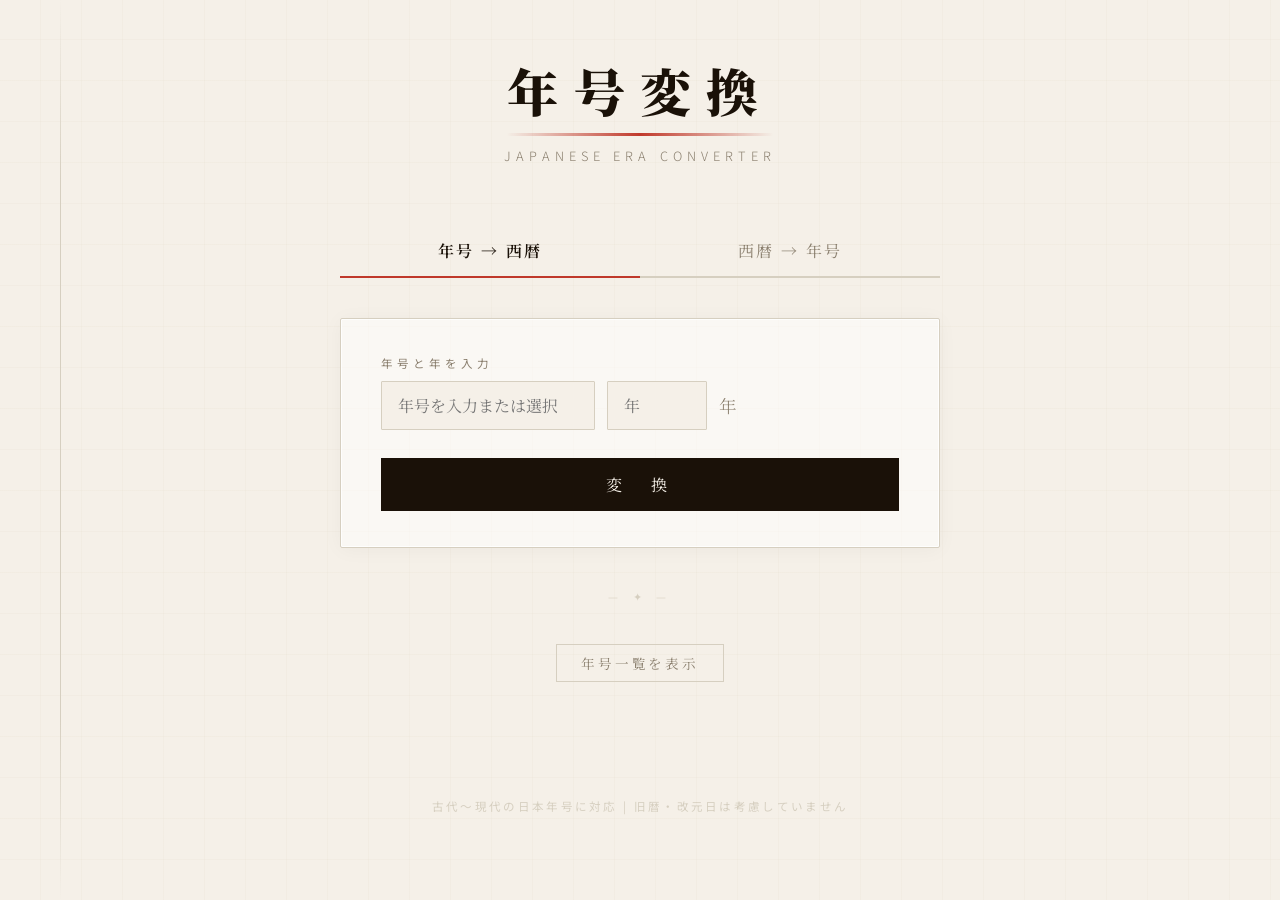
<file: nengo-converter.html>
<!DOCTYPE html>
<html lang="ja">
<head>
<meta charset="UTF-8">
<meta name="viewport" content="width=device-width, initial-scale=1.0">
<title>年号・西暦変換</title>
<link href="https://fonts.googleapis.com/css2?family=Noto+Serif+JP:wght@300;400;600;900&family=Noto+Sans+JP:wght@300;400&display=swap" rel="stylesheet">
<style>
  :root {
    --ink: #1a1108;
    --paper: #f5f0e8;
    --paper-dark: #ede5d0;
    --vermillion: #c0392b;
    --gold: #b8860b;
    --gold-light: #d4a520;
    --gray: #8a7f6e;
    --light-gray: #d6cfc0;
  }

  * { box-sizing: border-box; margin: 0; padding: 0; }

  body {
    background-color: var(--paper);
    color: var(--ink);
    font-family: 'Noto Serif JP', serif;
    min-height: 100vh;
    position: relative;
    overflow-x: hidden;
  }

  /* 和紙テクスチャ風背景 */
  body::before {
    content: '';
    position: fixed;
    inset: 0;
    background-image:
      repeating-linear-gradient(0deg, transparent, transparent 40px, rgba(180,160,120,0.04) 40px, rgba(180,160,120,0.04) 41px),
      repeating-linear-gradient(90deg, transparent, transparent 40px, rgba(180,160,120,0.04) 40px, rgba(180,160,120,0.04) 41px);
    pointer-events: none;
    z-index: 0;
  }

  /* 装飾的な縦線 */
  body::after {
    content: '';
    position: fixed;
    left: 60px;
    top: 0;
    bottom: 0;
    width: 1px;
    background: linear-gradient(to bottom, transparent, var(--light-gray) 20%, var(--light-gray) 80%, transparent);
    pointer-events: none;
    z-index: 0;
  }

  .container {
    max-width: 680px;
    margin: 0 auto;
    padding: 60px 40px;
    position: relative;
    z-index: 1;
  }

  header {
    text-align: center;
    margin-bottom: 60px;
    animation: fadeDown 0.8s ease both;
  }

  .title-jp {
    font-size: clamp(2.2rem, 6vw, 3.2rem);
    font-weight: 900;
    letter-spacing: 0.3em;
    line-height: 1.2;
    color: var(--ink);
    position: relative;
    display: inline-block;
  }

  .title-jp::after {
    content: '';
    display: block;
    height: 3px;
    background: linear-gradient(to right, transparent, var(--vermillion), transparent);
    margin-top: 12px;
    animation: expandLine 1s ease 0.5s both;
    transform-origin: center;
  }

  .title-sub {
    font-family: 'Noto Sans JP', sans-serif;
    font-size: 0.8rem;
    font-weight: 300;
    letter-spacing: 0.4em;
    color: var(--gray);
    margin-top: 10px;
    text-transform: uppercase;
  }

  /* タブ */
  .tabs {
    display: flex;
    gap: 0;
    margin-bottom: 40px;
    border-bottom: 2px solid var(--light-gray);
    animation: fadeUp 0.6s ease 0.3s both;
  }

  .tab-btn {
    flex: 1;
    padding: 14px 20px;
    background: none;
    border: none;
    font-family: 'Noto Serif JP', serif;
    font-size: 1rem;
    font-weight: 400;
    letter-spacing: 0.15em;
    color: var(--gray);
    cursor: pointer;
    position: relative;
    transition: color 0.3s;
  }

  .tab-btn::after {
    content: '';
    position: absolute;
    bottom: -2px;
    left: 0;
    right: 0;
    height: 2px;
    background: var(--vermillion);
    transform: scaleX(0);
    transition: transform 0.3s;
  }

  .tab-btn.active {
    color: var(--ink);
    font-weight: 600;
  }

  .tab-btn.active::after {
    transform: scaleX(1);
  }

  /* パネル */
  .panel {
    display: none;
    animation: fadeUp 0.4s ease both;
  }

  .panel.active {
    display: block;
  }

  .card {
    background: rgba(255,255,255,0.5);
    border: 1px solid var(--light-gray);
    border-radius: 2px;
    padding: 36px 40px;
    margin-bottom: 24px;
    box-shadow: 0 2px 20px rgba(0,0,0,0.04), inset 0 0 0 1px rgba(255,255,255,0.8);
  }

  .field-label {
    font-family: 'Noto Sans JP', sans-serif;
    font-size: 0.72rem;
    letter-spacing: 0.35em;
    font-weight: 400;
    color: var(--gray);
    margin-bottom: 10px;
    display: block;
    text-transform: uppercase;
  }

  .input-row {
    display: flex;
    gap: 12px;
    align-items: center;
    flex-wrap: wrap;
  }

  select, input[type="number"] {
    padding: 12px 16px;
    background: var(--paper);
    border: 1px solid var(--light-gray);
    border-radius: 1px;
    font-family: 'Noto Serif JP', serif;
    font-size: 1rem;
    color: var(--ink);
    outline: none;
    transition: border-color 0.25s, box-shadow 0.25s;
    appearance: none;
  }

  select {
    background-image: url("data:image/svg+xml,%3Csvg xmlns='http://www.w3.org/2000/svg' width='12' height='8'%3E%3Cpath d='M0 0l6 8 6-8z' fill='%238a7f6e'/%3E%3C/svg%3E");
    background-repeat: no-repeat;
    background-position: right 14px center;
    padding-right: 38px;
    cursor: pointer;
    min-width: 150px;
  }

  select:focus, input[type="number"]:focus, input[type="text"]:focus {
    border-color: var(--gold);
    box-shadow: 0 0 0 3px rgba(184,134,11,0.12);
  }

  .era-text-input {
    padding: 12px 16px;
    background: var(--paper);
    border: 1px solid var(--light-gray);
    border-radius: 1px;
    font-family: 'Noto Serif JP', serif;
    font-size: 1rem;
    color: var(--ink);
    outline: none;
    transition: border-color 0.25s, box-shadow 0.25s;
    min-width: 150px;
  }

  input[type="number"] {
    width: 100px;
  }

  .nen-suffix {
    font-size: 1.1rem;
    color: var(--gray);
    font-weight: 300;
  }

  .convert-btn {
    display: block;
    width: 100%;
    padding: 15px 20px;
    margin-top: 28px;
    background: var(--ink);
    color: var(--paper);
    border: none;
    font-family: 'Noto Serif JP', serif;
    font-size: 1rem;
    font-weight: 400;
    letter-spacing: 0.4em;
    cursor: pointer;
    transition: background 0.25s, letter-spacing 0.25s;
    position: relative;
    overflow: hidden;
  }

  .convert-btn::before {
    content: '';
    position: absolute;
    inset: 0;
    background: var(--vermillion);
    transform: scaleX(0);
    transform-origin: left;
    transition: transform 0.35s ease;
  }

  .convert-btn:hover::before {
    transform: scaleX(1);
  }

  .convert-btn span {
    position: relative;
    z-index: 1;
  }

  .convert-btn:hover {
    letter-spacing: 0.5em;
  }

  /* 結果 */
  .result-box {
    text-align: center;
    padding: 32px 20px;
    border-top: 1px solid var(--light-gray);
    margin-top: 24px;
    display: none;
    animation: fadeUp 0.4s ease both;
  }

  .result-box.visible {
    display: block;
  }

  .result-label {
    font-family: 'Noto Sans JP', sans-serif;
    font-size: 0.7rem;
    letter-spacing: 0.4em;
    color: var(--gray);
    margin-bottom: 14px;
  }

  .result-main {
    font-size: clamp(2rem, 7vw, 3.5rem);
    font-weight: 900;
    color: var(--ink);
    line-height: 1;
    animation: pop 0.35s cubic-bezier(0.34,1.56,0.64,1) both;
  }

  .result-sub {
    font-size: 0.95rem;
    color: var(--gray);
    margin-top: 10px;
    font-weight: 300;
    letter-spacing: 0.1em;
  }

  .copy-btn {
    display: inline-flex;
    align-items: center;
    gap: 6px;
    margin-top: 18px;
    padding: 8px 20px;
    background: none;
    border: 1px solid var(--light-gray);
    font-family: 'Noto Sans JP', sans-serif;
    font-size: 0.78rem;
    letter-spacing: 0.25em;
    color: var(--gray);
    cursor: pointer;
    transition: all 0.2s;
  }

  .copy-btn:hover {
    border-color: var(--gold);
    color: var(--ink);
  }

  .copy-btn.copied {
    border-color: #4a8c5c;
    color: #4a8c5c;
  }

  .copy-btn svg {
    flex-shrink: 0;
  }

  /* エラー・注記 */
  .notice {
    background: #fff8f7;
    border-left: 3px solid var(--vermillion);
    padding: 14px 18px;
    margin-top: 18px;
    font-size: 0.88rem;
    color: #7a2020;
    letter-spacing: 0.05em;
    line-height: 1.8;
    display: none;
    animation: fadeUp 0.3s ease both;
  }

  .notice.visible {
    display: block;
  }

  /* 一覧 */
  .era-list-toggle {
    text-align: center;
    margin-bottom: 16px;
  }

  .era-list-toggle button {
    background: none;
    border: 1px solid var(--light-gray);
    padding: 8px 24px;
    font-family: 'Noto Serif JP', serif;
    font-size: 0.85rem;
    letter-spacing: 0.2em;
    color: var(--gray);
    cursor: pointer;
    transition: all 0.2s;
  }

  .era-list-toggle button:hover {
    border-color: var(--gold);
    color: var(--ink);
  }

  .era-table-wrapper {
    display: none;
    overflow-x: auto;
  }

  .era-table-wrapper.visible {
    display: block;
    animation: fadeUp 0.4s ease both;
  }

  table {
    width: 100%;
    border-collapse: collapse;
    font-size: 0.85rem;
  }

  th {
    background: var(--ink);
    color: var(--paper);
    padding: 10px 14px;
    text-align: left;
    font-weight: 400;
    letter-spacing: 0.15em;
    font-size: 0.78rem;
  }

  td {
    padding: 9px 14px;
    border-bottom: 1px solid var(--light-gray);
    color: var(--ink);
  }

  tr:nth-child(even) td {
    background: rgba(255,255,255,0.4);
  }

  tr:hover td {
    background: rgba(184,134,11,0.06);
  }

  .era-period {
    font-family: 'Noto Sans JP', sans-serif;
    font-weight: 300;
    color: var(--gray);
    font-size: 0.8rem;
  }

  /* 装飾 */
  .decorative-line {
    text-align: center;
    color: var(--light-gray);
    letter-spacing: 0.5em;
    font-size: 0.7rem;
    margin: 40px 0;
  }

  /* アニメーション */
  @keyframes fadeDown {
    from { opacity: 0; transform: translateY(-20px); }
    to { opacity: 1; transform: translateY(0); }
  }

  @keyframes fadeUp {
    from { opacity: 0; transform: translateY(14px); }
    to { opacity: 1; transform: translateY(0); }
  }

  @keyframes expandLine {
    from { transform: scaleX(0); }
    to { transform: scaleX(1); }
  }

  @keyframes pop {
    from { opacity: 0; transform: scale(0.8); }
    to { opacity: 1; transform: scale(1); }
  }

  footer {
    text-align: center;
    padding: 40px 20px 20px;
    font-family: 'Noto Sans JP', sans-serif;
    font-size: 0.72rem;
    color: var(--light-gray);
    letter-spacing: 0.2em;
  }
</style>
</head>
<body>
<div class="container">
  <header>
    <div class="title-jp">年号変換</div>
    <div class="title-sub">Japanese Era Converter</div>
  </header>

  <div class="tabs">
    <button class="tab-btn active" onclick="switchTab('nengo')">年号 → 西暦</button>
    <button class="tab-btn" onclick="switchTab('seireki')">西暦 → 年号</button>
  </div>

  <!-- 年号→西暦 -->
  <div id="panel-nengo" class="panel active">
    <div class="card">
      <label class="field-label">年号と年を入力</label>
      <div class="input-row">
        <input type="text" id="era-text" class="era-text-input"
               list="era-datalist" placeholder="年号を入力または選択"
               oninput="onEraTextInput()" autocomplete="off" />
        <datalist id="era-datalist"></datalist>
        <input type="number" id="era-year" min="1" placeholder="年" />
        <span class="nen-suffix">年</span>
      </div>
      <div id="notice-nengo" class="notice"></div>
      <button class="convert-btn" onclick="convertNengoToSeireki()"><span>変　換</span></button>
    </div>
    <div id="result-nengo" class="result-box">
      <div class="result-label">RESULT — 西暦</div>
      <div class="result-main" id="result-nengo-val"></div>
      <div class="result-sub" id="result-nengo-sub"></div>
      <button class="copy-btn" onclick="copyResult('result-nengo')" id="copy-btn-nengo">
        <svg width="13" height="13" viewBox="0 0 24 24" fill="none" stroke="currentColor" stroke-width="2"><rect x="9" y="9" width="13" height="13" rx="2"/><path d="M5 15H4a2 2 0 0 1-2-2V4a2 2 0 0 1 2-2h9a2 2 0 0 1 2 2v1"/></svg>
        コピー
      </button>
    </div>
  </div>

  <!-- 西暦→年号 -->
  <div id="panel-seireki" class="panel">
    <div class="card">
      <label class="field-label">西暦年を入力</label>
      <div class="input-row">
        <input type="number" id="seireki-year" min="1" placeholder="例：1868" style="width:160px" />
        <span class="nen-suffix">年</span>
      </div>
      <div id="notice-seireki" class="notice"></div>
      <button class="convert-btn" onclick="convertSeirekiToNengo()"><span>変　換</span></button>
    </div>
    <div id="result-seireki" class="result-box">
      <div class="result-label">RESULT — 年号</div>
      <div class="result-main" id="result-seireki-val"></div>
      <div class="result-sub" id="result-seireki-sub"></div>
      <button class="copy-btn" onclick="copyResult('result-seireki')" id="copy-btn-seireki">
        <svg width="13" height="13" viewBox="0 0 24 24" fill="none" stroke="currentColor" stroke-width="2"><rect x="9" y="9" width="13" height="13" rx="2"/><path d="M5 15H4a2 2 0 0 1-2-2V4a2 2 0 0 1 2-2h9a2 2 0 0 1 2 2v1"/></svg>
        コピー
      </button>
    </div>
  </div>

  <div class="decorative-line">— ✦ —</div>

  <div class="era-list-toggle">
    <button onclick="toggleEraList()">年号一覧を表示</button>
  </div>
  <div id="era-table-wrapper" class="era-table-wrapper">
    <div class="card" style="padding:0;overflow:hidden">
      <table id="era-table">
        <thead><tr><th>年号</th><th>読み</th><th>開始年</th><th>終了年</th><th>備考</th></tr></thead>
        <tbody></tbody>
      </table>
    </div>
  </div>
</div>

<footer>古代〜現代の日本年号に対応 | 旧暦・改元日は考慮していません</footer>

<script>
// 元号データ — period フィールドで時代区分
const ERAS = [
  // 奈良時代（大化〜天応）
  { name: "大化",     yomi: "たいか",           start: 645,  end: 650,  period: "飛鳥" },
  { name: "白雉",     yomi: "はくち",           start: 650,  end: 654,  period: "飛鳥" },
  { name: "朱鳥",     yomi: "しゅちょう",       start: 686,  end: 686,  period: "飛鳥" },
  { name: "大宝",     yomi: "たいほう",         start: 701,  end: 704,  period: "飛鳥" },
  { name: "慶雲",     yomi: "けいうん",         start: 704,  end: 708,  period: "飛鳥" },
  { name: "和銅",     yomi: "わどう",           start: 708,  end: 715,  period: "奈良" },
  { name: "霊亀",     yomi: "れいき",           start: 715,  end: 717,  period: "奈良" },
  { name: "養老",     yomi: "ようろう",         start: 717,  end: 724,  period: "奈良" },
  { name: "神亀",     yomi: "じんき",           start: 724,  end: 729,  period: "奈良" },
  { name: "天平",     yomi: "てんぴょう",       start: 729,  end: 749,  period: "奈良" },
  { name: "天平感宝", yomi: "てんぴょうかんぽう",start: 749,  end: 749,  period: "奈良" },
  { name: "天平勝宝", yomi: "てんぴょうしょうほう",start:749, end: 757,  period: "奈良" },
  { name: "天平宝字", yomi: "てんぴょうほうじ", start: 757,  end: 765,  period: "奈良" },
  { name: "天平神護", yomi: "てんぴょうじんご", start: 765,  end: 767,  period: "奈良" },
  { name: "神護景雲", yomi: "じんごけいうん",   start: 767,  end: 770,  period: "奈良" },
  { name: "宝亀",     yomi: "ほうき",           start: 770,  end: 781,  period: "奈良" },
  { name: "天応",     yomi: "てんおう",         start: 781,  end: 782,  period: "奈良" },
  // 平安時代（延暦〜元暦）
  { name: "延暦",     yomi: "えんりゃく",       start: 782,  end: 806,  period: "平安" },
  { name: "大同",     yomi: "だいどう",         start: 806,  end: 810,  period: "平安" },
  { name: "弘仁",     yomi: "こうにん",         start: 810,  end: 824,  period: "平安" },
  { name: "天長",     yomi: "てんちょう",       start: 824,  end: 834,  period: "平安" },
  { name: "承和",     yomi: "じょうわ",         start: 834,  end: 848,  period: "平安" },
  { name: "嘉祥",     yomi: "かしょう",         start: 848,  end: 851,  period: "平安" },
  { name: "仁寿",     yomi: "にんじゅ",         start: 851,  end: 854,  period: "平安" },
  { name: "斉衡",     yomi: "さいこう",         start: 854,  end: 857,  period: "平安" },
  { name: "天安",     yomi: "てんあん",         start: 857,  end: 859,  period: "平安" },
  { name: "貞観",     yomi: "じょうがん",       start: 859,  end: 877,  period: "平安" },
  { name: "元慶",     yomi: "がんぎょう",       start: 877,  end: 885,  period: "平安" },
  { name: "仁和",     yomi: "にんな",           start: 885,  end: 889,  period: "平安" },
  { name: "寛平",     yomi: "かんぴょう",       start: 889,  end: 898,  period: "平安" },
  { name: "昌泰",     yomi: "しょうたい",       start: 898,  end: 901,  period: "平安" },
  { name: "延喜",     yomi: "えんぎ",           start: 901,  end: 923,  period: "平安" },
  { name: "延長",     yomi: "えんちょう",       start: 923,  end: 931,  period: "平安" },
  { name: "承平",     yomi: "じょうへい",       start: 931,  end: 938,  period: "平安" },
  { name: "天慶",     yomi: "てんぎょう",       start: 938,  end: 947,  period: "平安" },
  { name: "天暦",     yomi: "てんりゃく",       start: 947,  end: 957,  period: "平安" },
  { name: "天徳",     yomi: "てんとく",         start: 957,  end: 961,  period: "平安" },
  { name: "応和",     yomi: "おうわ",           start: 961,  end: 964,  period: "平安" },
  { name: "康保",     yomi: "こうほう",         start: 964,  end: 968,  period: "平安" },
  { name: "安和",     yomi: "あんな",           start: 968,  end: 970,  period: "平安" },
  { name: "天禄",     yomi: "てんろく",         start: 970,  end: 973,  period: "平安" },
  { name: "天延",     yomi: "てんえん",         start: 973,  end: 976,  period: "平安" },
  { name: "貞元",     yomi: "じょうげん",       start: 976,  end: 978,  period: "平安" },
  { name: "天元",     yomi: "てんげん",         start: 978,  end: 983,  period: "平安" },
  { name: "永観",     yomi: "えいかん",         start: 983,  end: 985,  period: "平安" },
  { name: "寛和",     yomi: "かんな",           start: 985,  end: 987,  period: "平安" },
  { name: "永延",     yomi: "えいえん",         start: 987,  end: 989,  period: "平安" },
  { name: "永祚",     yomi: "えいそ",           start: 989,  end: 990,  period: "平安" },
  { name: "正暦",     yomi: "しょうりゃく",     start: 990,  end: 995,  period: "平安" },
  { name: "長徳",     yomi: "ちょうとく",       start: 995,  end: 999,  period: "平安" },
  { name: "長保",     yomi: "ちょうほう",       start: 999,  end: 1004, period: "平安" },
  { name: "寛弘",     yomi: "かんこう",         start: 1004, end: 1012, period: "平安" },
  { name: "長和",     yomi: "ちょうわ",         start: 1012, end: 1017, period: "平安" },
  { name: "寛仁",     yomi: "かんにん",         start: 1017, end: 1021, period: "平安" },
  { name: "治安",     yomi: "じあん",           start: 1021, end: 1024, period: "平安" },
  { name: "万寿",     yomi: "まんじゅ",         start: 1024, end: 1028, period: "平安" },
  { name: "長元",     yomi: "ちょうげん",       start: 1028, end: 1037, period: "平安" },
  { name: "長暦",     yomi: "ちょうりゃく",     start: 1037, end: 1040, period: "平安" },
  { name: "長久",     yomi: "ちょうきゅう",     start: 1040, end: 1044, period: "平安" },
  { name: "寛徳",     yomi: "かんとく",         start: 1044, end: 1046, period: "平安" },
  { name: "永承",     yomi: "えいしょう",       start: 1046, end: 1053, period: "平安" },
  { name: "天喜",     yomi: "てんき",           start: 1053, end: 1058, period: "平安" },
  { name: "康平",     yomi: "こうへい",         start: 1058, end: 1065, period: "平安" },
  { name: "治暦",     yomi: "じりゃく",         start: 1065, end: 1069, period: "平安" },
  { name: "延久",     yomi: "えんきゅう",       start: 1069, end: 1074, period: "平安" },
  { name: "承保",     yomi: "じょうほう",       start: 1074, end: 1077, period: "平安" },
  { name: "承暦",     yomi: "じょうりゃく",     start: 1077, end: 1081, period: "平安" },
  { name: "永保",     yomi: "えいほう",         start: 1081, end: 1084, period: "平安" },
  { name: "応徳",     yomi: "おうとく",         start: 1084, end: 1087, period: "平安" },
  { name: "寛治",     yomi: "かんじ",           start: 1087, end: 1094, period: "平安" },
  { name: "嘉保",     yomi: "かほう",           start: 1094, end: 1096, period: "平安" },
  { name: "永長",     yomi: "えいちょう",       start: 1096, end: 1097, period: "平安" },
  { name: "承徳",     yomi: "じょうとく",       start: 1097, end: 1099, period: "平安" },
  { name: "康和",     yomi: "こうわ",           start: 1099, end: 1104, period: "平安" },
  { name: "長治",     yomi: "ちょうじ",         start: 1104, end: 1106, period: "平安" },
  { name: "嘉承",     yomi: "かじょう",         start: 1106, end: 1108, period: "平安" },
  { name: "天仁",     yomi: "てんにん",         start: 1108, end: 1110, period: "平安" },
  { name: "天永",     yomi: "てんえい",         start: 1110, end: 1113, period: "平安" },
  { name: "永久",     yomi: "えいきゅう",       start: 1113, end: 1118, period: "平安" },
  { name: "元永",     yomi: "げんえい",         start: 1118, end: 1120, period: "平安" },
  { name: "保安",     yomi: "ほうあん",         start: 1120, end: 1124, period: "平安" },
  { name: "天治",     yomi: "てんじ",           start: 1124, end: 1126, period: "平安" },
  { name: "大治",     yomi: "だいじ",           start: 1126, end: 1131, period: "平安" },
  { name: "天承",     yomi: "てんしょう",       start: 1131, end: 1132, period: "平安" },
  { name: "長承",     yomi: "ちょうしょう",     start: 1132, end: 1135, period: "平安" },
  { name: "保延",     yomi: "ほうえん",         start: 1135, end: 1141, period: "平安" },
  { name: "永治",     yomi: "えいじ",           start: 1141, end: 1142, period: "平安" },
  { name: "康治",     yomi: "こうじ",           start: 1142, end: 1144, period: "平安" },
  { name: "天養",     yomi: "てんよう",         start: 1144, end: 1145, period: "平安" },
  { name: "久安",     yomi: "きゅうあん",       start: 1145, end: 1151, period: "平安" },
  { name: "仁平",     yomi: "にんぺい",         start: 1151, end: 1154, period: "平安" },
  { name: "久寿",     yomi: "きゅうじゅ",       start: 1154, end: 1156, period: "平安" },
  { name: "保元",     yomi: "ほうげん",         start: 1156, end: 1159, period: "平安" },
  { name: "平治",     yomi: "へいじ",           start: 1159, end: 1160, period: "平安" },
  { name: "永暦",     yomi: "えいりゃく",       start: 1160, end: 1161, period: "平安" },
  { name: "応保",     yomi: "おうほう",         start: 1161, end: 1163, period: "平安" },
  { name: "長寛",     yomi: "ちょうかん",       start: 1163, end: 1165, period: "平安" },
  { name: "永万",     yomi: "えいまん",         start: 1165, end: 1166, period: "平安" },
  { name: "仁安",     yomi: "にんあん",         start: 1166, end: 1169, period: "平安" },
  { name: "嘉応",     yomi: "かおう",           start: 1169, end: 1171, period: "平安" },
  { name: "承安",     yomi: "しょうあん",       start: 1171, end: 1175, period: "平安" },
  { name: "安元",     yomi: "あんげん",         start: 1175, end: 1177, period: "平安" },
  { name: "治承",     yomi: "じしょう",         start: 1177, end: 1185, period: "平安" },
  { name: "養和",     yomi: "ようわ",           start: 1181, end: 1182, period: "平安" },
  { name: "寿永",     yomi: "じゅえい",         start: 1182, end: 1185, period: "平安" },
  { name: "元暦",     yomi: "げんりゃく",       start: 1184, end: 1185, period: "平安" },
  // 鎌倉時代（文治〜正慶）
  { name: "文治",     yomi: "ぶんじ",           start: 1185, end: 1190, period: "鎌倉" },
  { name: "建久",     yomi: "けんきゅう",       start: 1190, end: 1199, period: "鎌倉" },
  { name: "正治",     yomi: "しょうじ",         start: 1199, end: 1201, period: "鎌倉" },
  { name: "建仁",     yomi: "けんにん",         start: 1201, end: 1204, period: "鎌倉" },
  { name: "元久",     yomi: "げんきゅう",       start: 1204, end: 1206, period: "鎌倉" },
  { name: "建永",     yomi: "けんえい",         start: 1206, end: 1207, period: "鎌倉" },
  { name: "承元",     yomi: "じょうげん",       start: 1207, end: 1211, period: "鎌倉" },
  { name: "建暦",     yomi: "けんりゃく",       start: 1211, end: 1213, period: "鎌倉" },
  { name: "建保",     yomi: "けんぽう",         start: 1213, end: 1219, period: "鎌倉" },
  { name: "承久",     yomi: "じょうきゅう",     start: 1219, end: 1222, period: "鎌倉" },
  { name: "貞応",     yomi: "じょうおう",       start: 1222, end: 1224, period: "鎌倉" },
  { name: "元仁",     yomi: "げんにん",         start: 1224, end: 1225, period: "鎌倉" },
  { name: "嘉禄",     yomi: "かろく",           start: 1225, end: 1227, period: "鎌倉" },
  { name: "安貞",     yomi: "あんてい",         start: 1227, end: 1229, period: "鎌倉" },
  { name: "寛喜",     yomi: "かんき",           start: 1229, end: 1232, period: "鎌倉" },
  { name: "貞永",     yomi: "じょうえい",       start: 1232, end: 1233, period: "鎌倉" },
  { name: "天福",     yomi: "てんぷく",         start: 1233, end: 1234, period: "鎌倉" },
  { name: "文暦",     yomi: "ぶんりゃく",       start: 1234, end: 1235, period: "鎌倉" },
  { name: "嘉禎",     yomi: "かてい",           start: 1235, end: 1238, period: "鎌倉" },
  { name: "暦仁",     yomi: "りゃくにん",       start: 1238, end: 1239, period: "鎌倉" },
  { name: "延応",     yomi: "えんおう",         start: 1239, end: 1240, period: "鎌倉" },
  { name: "仁治",     yomi: "にんじ",           start: 1240, end: 1243, period: "鎌倉" },
  { name: "寛元",     yomi: "かんげん",         start: 1243, end: 1247, period: "鎌倉" },
  { name: "宝治",     yomi: "ほうじ",           start: 1247, end: 1249, period: "鎌倉" },
  { name: "建長",     yomi: "けんちょう",       start: 1249, end: 1256, period: "鎌倉" },
  { name: "康元",     yomi: "こうげん",         start: 1256, end: 1257, period: "鎌倉" },
  { name: "正嘉",     yomi: "しょうか",         start: 1257, end: 1259, period: "鎌倉" },
  { name: "正元",     yomi: "しょうげん",       start: 1259, end: 1260, period: "鎌倉" },
  { name: "文応",     yomi: "ぶんおう",         start: 1260, end: 1261, period: "鎌倉" },
  { name: "弘長",     yomi: "こうちょう",       start: 1261, end: 1264, period: "鎌倉" },
  { name: "文永",     yomi: "ぶんえい",         start: 1264, end: 1275, period: "鎌倉" },
  { name: "建治",     yomi: "けんじ",           start: 1275, end: 1278, period: "鎌倉" },
  { name: "弘安",     yomi: "こうあん",         start: 1278, end: 1288, period: "鎌倉" },
  { name: "正応",     yomi: "しょうおう",       start: 1288, end: 1293, period: "鎌倉" },
  { name: "永仁",     yomi: "えいにん",         start: 1293, end: 1299, period: "鎌倉" },
  { name: "正安",     yomi: "しょうあん",       start: 1299, end: 1302, period: "鎌倉" },
  { name: "乾元",     yomi: "けんげん",         start: 1302, end: 1303, period: "鎌倉" },
  { name: "嘉元",     yomi: "かげん",           start: 1303, end: 1306, period: "鎌倉" },
  { name: "徳治",     yomi: "とくじ",           start: 1306, end: 1308, period: "鎌倉" },
  { name: "延慶",     yomi: "えんきょう",       start: 1308, end: 1311, period: "鎌倉" },
  { name: "応長",     yomi: "おうちょう",       start: 1311, end: 1312, period: "鎌倉" },
  { name: "正和",     yomi: "しょうわ",         start: 1312, end: 1317, period: "鎌倉" },
  { name: "文保",     yomi: "ぶんぽう",         start: 1317, end: 1319, period: "鎌倉" },
  { name: "元応",     yomi: "げんおう",         start: 1319, end: 1321, period: "鎌倉" },
  { name: "元亨",     yomi: "げんこう",         start: 1321, end: 1324, period: "鎌倉" },
  { name: "正中",     yomi: "しょうちゅう",     start: 1324, end: 1326, period: "鎌倉" },
  { name: "嘉暦",     yomi: "かりゃく",         start: 1326, end: 1329, period: "鎌倉" },
  { name: "元徳",     yomi: "げんとく",         start: 1329, end: 1331, period: "鎌倉" },
  { name: "元弘",     yomi: "げんこう",         start: 1331, end: 1334, period: "鎌倉" },
  { name: "正慶",     yomi: "しょうきょう",     start: 1332, end: 1333, period: "鎌倉" },
  // 南北朝時代（建武〜康応）
  // 建武：南朝は3年（1336年）まで、北朝は5年（1338年）まで
  { name: "建武",     yomi: "けんむ",           start: 1334, end: 1336, period: "南北朝（南朝）" },
  { name: "建武",     yomi: "けんむ",           start: 1334, end: 1338, period: "南北朝（北朝）" },
  // 南朝
  { name: "延元",     yomi: "えんげん",         start: 1336, end: 1340, period: "南北朝（南朝）" },
  { name: "興国",     yomi: "こうこく",         start: 1340, end: 1346, period: "南北朝（南朝）" },
  { name: "正平",     yomi: "しょうへい",       start: 1346, end: 1370, period: "南北朝（南朝）" },
  { name: "建徳",     yomi: "けんとく",         start: 1370, end: 1372, period: "南北朝（南朝）" },
  { name: "文中",     yomi: "ぶんちゅう",       start: 1372, end: 1375, period: "南北朝（南朝）" },
  { name: "天授",     yomi: "てんじゅ",         start: 1375, end: 1381, period: "南北朝（南朝）" },
  { name: "弘和",     yomi: "こうわ",           start: 1381, end: 1384, period: "南北朝（南朝）" },
  { name: "元中",     yomi: "げんちゅう",       start: 1384, end: 1392, period: "南北朝（南朝）" },
  // 北朝
  { name: "暦応",     yomi: "りゃくおう",       start: 1338, end: 1342, period: "南北朝（北朝）" },
  { name: "康永",     yomi: "こうえい",         start: 1342, end: 1345, period: "南北朝（北朝）" },
  { name: "貞和",     yomi: "じょうわ",         start: 1345, end: 1350, period: "南北朝（北朝）" },
  { name: "観応",     yomi: "かんのう",         start: 1350, end: 1352, period: "南北朝（北朝）" },
  { name: "文和",     yomi: "ぶんわ",           start: 1352, end: 1356, period: "南北朝（北朝）" },
  { name: "延文",     yomi: "えんぶん",         start: 1356, end: 1361, period: "南北朝（北朝）" },
  { name: "康安",     yomi: "こうあん",         start: 1361, end: 1362, period: "南北朝（北朝）" },
  { name: "貞治",     yomi: "じょうじ",         start: 1362, end: 1368, period: "南北朝（北朝）" },
  { name: "応安",     yomi: "おうあん",         start: 1368, end: 1375, period: "南北朝（北朝）" },
  { name: "永和",     yomi: "えいわ",           start: 1375, end: 1379, period: "南北朝（北朝）" },
  { name: "康暦",     yomi: "こうりゃく",       start: 1379, end: 1381, period: "南北朝（北朝）" },
  { name: "永徳",     yomi: "えいとく",         start: 1381, end: 1384, period: "南北朝（北朝）" },
  { name: "至徳",     yomi: "しとく",           start: 1384, end: 1387, period: "南北朝（北朝）" },
  { name: "嘉慶",     yomi: "かきょう",         start: 1387, end: 1389, period: "南北朝（北朝）" },
  { name: "康応",     yomi: "こうおう",         start: 1389, end: 1390, period: "南北朝（北朝）" },
  // 室町時代（明徳〜天正）
  { name: "明徳",     yomi: "めいとく",         start: 1390, end: 1394, period: "室町" },
  { name: "応永",     yomi: "おうえい",         start: 1394, end: 1428, period: "室町" },
  { name: "正長",     yomi: "しょうちょう",     start: 1428, end: 1429, period: "室町" },
  { name: "永享",     yomi: "えいきょう",       start: 1429, end: 1441, period: "室町" },
  { name: "嘉吉",     yomi: "かきつ",           start: 1441, end: 1444, period: "室町" },
  { name: "文安",     yomi: "ぶんあん",         start: 1444, end: 1449, period: "室町" },
  { name: "宝徳",     yomi: "ほうとく",         start: 1449, end: 1452, period: "室町" },
  { name: "享徳",     yomi: "きょうとく",       start: 1452, end: 1455, period: "室町" },
  { name: "康正",     yomi: "こうしょう",       start: 1455, end: 1457, period: "室町" },
  { name: "長禄",     yomi: "ちょうろく",       start: 1457, end: 1461, period: "室町" },
  { name: "寛正",     yomi: "かんしょう",       start: 1461, end: 1466, period: "室町" },
  { name: "文正",     yomi: "ぶんしょう",       start: 1466, end: 1467, period: "室町" },
  { name: "応仁",     yomi: "おうにん",         start: 1467, end: 1469, period: "室町" },
  { name: "文明",     yomi: "ぶんめい",         start: 1469, end: 1487, period: "室町" },
  { name: "長享",     yomi: "ちょうきょう",     start: 1487, end: 1489, period: "室町" },
  { name: "延徳",     yomi: "えんとく",         start: 1489, end: 1492, period: "室町" },
  { name: "明応",     yomi: "めいおう",         start: 1492, end: 1501, period: "室町" },
  { name: "文亀",     yomi: "ぶんき",           start: 1501, end: 1504, period: "室町" },
  { name: "永正",     yomi: "えいしょう",       start: 1504, end: 1521, period: "室町" },
  { name: "大永",     yomi: "だいえい",         start: 1521, end: 1528, period: "室町" },
  { name: "享禄",     yomi: "きょうろく",       start: 1528, end: 1532, period: "室町" },
  { name: "天文",     yomi: "てんぶん",         start: 1532, end: 1555, period: "室町" },
  { name: "弘治",     yomi: "こうじ",           start: 1555, end: 1558, period: "室町" },
  { name: "永禄",     yomi: "えいろく",         start: 1558, end: 1570, period: "室町" },
  { name: "元亀",     yomi: "げんき",           start: 1570, end: 1573, period: "室町" },
  { name: "天正",     yomi: "てんしょう",       start: 1573, end: 1593, period: "室町" },
  // 江戸時代（文禄〜慶応）
  { name: "文禄",     yomi: "ぶんろく",         start: 1593, end: 1596, period: "江戸" },
  { name: "慶長",     yomi: "けいちょう",       start: 1596, end: 1615, period: "江戸" },
  { name: "元和",     yomi: "げんわ",           start: 1615, end: 1624, period: "江戸" },
  { name: "寛永",     yomi: "かんえい",         start: 1624, end: 1645, period: "江戸" },
  { name: "正保",     yomi: "しょうほう",       start: 1645, end: 1648, period: "江戸" },
  { name: "慶安",     yomi: "けいあん",         start: 1648, end: 1652, period: "江戸" },
  { name: "承応",     yomi: "じょうおう",       start: 1652, end: 1655, period: "江戸" },
  { name: "明暦",     yomi: "めいれき",         start: 1655, end: 1658, period: "江戸" },
  { name: "万治",     yomi: "まんじ",           start: 1658, end: 1661, period: "江戸" },
  { name: "寛文",     yomi: "かんぶん",         start: 1661, end: 1673, period: "江戸" },
  { name: "延宝",     yomi: "えんぽう",         start: 1673, end: 1681, period: "江戸" },
  { name: "天和",     yomi: "てんな",           start: 1681, end: 1684, period: "江戸" },
  { name: "貞享",     yomi: "じょうきょう",     start: 1684, end: 1688, period: "江戸" },
  { name: "元禄",     yomi: "げんろく",         start: 1688, end: 1704, period: "江戸" },
  { name: "宝永",     yomi: "ほうえい",         start: 1704, end: 1711, period: "江戸" },
  { name: "正徳",     yomi: "しょうとく",       start: 1711, end: 1716, period: "江戸" },
  { name: "享保",     yomi: "きょうほう",       start: 1716, end: 1736, period: "江戸" },
  { name: "元文",     yomi: "げんぶん",         start: 1736, end: 1741, period: "江戸" },
  { name: "寛保",     yomi: "かんぽう",         start: 1741, end: 1744, period: "江戸" },
  { name: "延享",     yomi: "えんきょう",       start: 1744, end: 1748, period: "江戸" },
  { name: "寛延",     yomi: "かんえん",         start: 1748, end: 1751, period: "江戸" },
  { name: "宝暦",     yomi: "ほうれき",         start: 1751, end: 1764, period: "江戸" },
  { name: "明和",     yomi: "めいわ",           start: 1764, end: 1772, period: "江戸" },
  { name: "安永",     yomi: "あんえい",         start: 1772, end: 1781, period: "江戸" },
  { name: "天明",     yomi: "てんめい",         start: 1781, end: 1789, period: "江戸" },
  { name: "寛政",     yomi: "かんせい",         start: 1789, end: 1801, period: "江戸" },
  { name: "享和",     yomi: "きょうわ",         start: 1801, end: 1804, period: "江戸" },
  { name: "文化",     yomi: "ぶんか",           start: 1804, end: 1818, period: "江戸" },
  { name: "文政",     yomi: "ぶんせい",         start: 1818, end: 1830, period: "江戸" },
  { name: "天保",     yomi: "てんぽう",         start: 1830, end: 1844, period: "江戸" },
  { name: "弘化",     yomi: "こうか",           start: 1844, end: 1848, period: "江戸" },
  { name: "嘉永",     yomi: "かえい",           start: 1848, end: 1854, period: "江戸" },
  { name: "安政",     yomi: "あんせい",         start: 1854, end: 1860, period: "江戸" },
  { name: "万延",     yomi: "まんえい",         start: 1860, end: 1861, period: "江戸" },
  { name: "文久",     yomi: "ぶんきゅう",       start: 1861, end: 1864, period: "江戸" },
  { name: "元治",     yomi: "げんじ",           start: 1864, end: 1865, period: "江戸" },
  { name: "慶応",     yomi: "けいおう",         start: 1865, end: 1868, period: "江戸" },
];

// 近代以降（明治〜）は一世一元で厳密管理
const MODERN_ERAS = [
  { name: "明治", yomi: "めいじ",      startYear: 1868, startMonth: 10, endYear: 1912, maxNen: 45,   period: "近代" },
  { name: "大正", yomi: "たいしょう",  startYear: 1912, startMonth:  8, endYear: 1926, maxNen: 15,   period: "近代" },
  { name: "昭和", yomi: "しょうわ",    startYear: 1926, startMonth: 12, endYear: 1989, maxNen: 64,   period: "近代" },
  { name: "平成", yomi: "へいせい",    startYear: 1989, startMonth:  1, endYear: 2019, maxNen: 31,   period: "近代" },
  { name: "令和", yomi: "れいわ",      startYear: 2019, startMonth:  5, endYear: null,  maxNen: null, period: "近代" },
];

// 時代区分の表示順
const PERIOD_ORDER = ["近代", "江戸", "室町", "南北朝（北朝）", "南北朝（南朝）", "鎌倉", "平安", "奈良"];
// 時代区分の色（背景）
const PERIOD_COLORS = {
  "近代":         "#2c2c2c",
  "江戸":         "#4a3728",
  "室町":         "#3a3020",
  "南北朝（北朝）": "#1e3040",
  "南北朝（南朝）": "#402020",

  "鎌倉":         "#283830",
  "平安":         "#382838",
  "奈良":         "#383020",
  "飛鳥":         "#2e2818",
};

// era名→{era, period}のマップを構築（変換時の検索用）
const eraNameMap = new Map(); // name -> [{era or modernEra, isModern, period}]

function buildEraNameMap() {
  MODERN_ERAS.forEach(e => {
    if (!eraNameMap.has(e.name)) eraNameMap.set(e.name, []);
    eraNameMap.get(e.name).push({ e, isModern: true, period: '近代' });
  });
  ERAS.forEach(e => {
    if (!eraNameMap.has(e.name)) eraNameMap.set(e.name, []);
    eraNameMap.get(e.name).push({ e, isModern: false, period: e.period });
  });
}

// datalistの選択肢を構築（年号名のみ重複なし＋よみ）
function buildSelectOptions() {
  const dl = document.getElementById('era-datalist');

  // 近代（降順）
  MODERN_ERAS.slice().reverse().forEach(e => {
    const opt = document.createElement('option');
    opt.value = e.name;
    opt.label = `近代 ${e.startYear}〜`;
    dl.appendChild(opt);
  });

  // 江戸〜飛鳥（降順）
  const periodGroupOrder = ["江戸", "室町", "南北朝（北朝）", "南北朝（南朝）", "鎌倉", "平安", "奈良", "飛鳥"];
  periodGroupOrder.forEach(p => {
    ERAS.filter(e => e.period === p).slice().reverse().forEach(e => {
      const opt = document.createElement('option');
      opt.value = e.name;
      if (p === '南北朝（北朝）') opt.label = `北朝 ${e.start}〜`;
      else if (p === '南北朝（南朝）') opt.label = `南朝 ${e.start}〜`;
      else opt.label = `${p} ${e.start}〜`;
      dl.appendChild(opt);
    });
  });

  buildEraNameMap();
}

function onEraTextInput() {
  // 入力中は何もしない（変換ボタン押下時に解決）
}

// 年号→西暦
function convertNengoToSeireki() {
  const inputText = document.getElementById('era-text').value.trim();
  const rawNen = parseInt(document.getElementById('era-year').value);
  const noticeEl = document.getElementById('notice-nengo');
  const resultEl = document.getElementById('result-nengo');

  noticeEl.classList.remove('visible');
  resultEl.classList.remove('visible');

  if (!inputText) { showNotice(noticeEl, '年号を入力または選択してください。'); return; }
  const nenInput = (!rawNen || isNaN(rawNen) || rawNen < 1) ? 1 : rawNen;

  // 「元号名（よみ）」形式の入力にも対応
  const eraName = inputText.replace(/（.*）$/, '').trim();

  // 近代
  const modernEra = MODERN_ERAS.find(e => e.name === eraName);
  if (modernEra) {
    if (modernEra.maxNen !== null && nenInput > modernEra.maxNen) {
      showNotice(noticeEl,
        `${eraName}は${modernEra.maxNen}年（西暦${modernEra.startYear + modernEra.maxNen - 1}年）が最後です。\n${eraName}${nenInput}年は実在しない年号表記です。`);
      return;
    }
    const seireki = modernEra.startYear + nenInput - 1;
    showResult('result-nengo', `${seireki}年`, `${eraName}${nenInput}年 → 西暦${seireki}年`);
    return;
  }

  // 古代〜江戸（同名元号が複数ある場合は候補全て取得）
  const eraMatches = ERAS.filter(e => e.name === eraName);
  if (eraMatches.length === 0) { showNotice(noticeEl, `「${eraName}」という年号が見つかりません。`); return; }
  // 複数ある場合（南北朝の建武など）は全候補を処理して結果を列挙
  if (eraMatches.length > 1) {
    const results = eraMatches.map(era => {
      const maxNen = era.end !== null ? era.end - era.start + 1 : null;
      if (maxNen !== null && nenInput > maxNen) return null;
      const seireki = era.start + nenInput - 1;
      return `${seireki}年（${era.period}）`;
    }).filter(Boolean);
    if (results.length === 0) {
      const maxList = eraMatches.map(era => {
        const m = era.end !== null ? era.end - era.start + 1 : '?';
        return `${era.period}は${m}年まで`;
      }).join('、');
      showNotice(noticeEl, `${eraName}${nenInput}年は実在しない年号表記です。（${maxList}）`);
      return;
    }
    const seireki = eraMatches.find(era => {
      const maxNen = era.end !== null ? era.end - era.start + 1 : null;
      return maxNen === null || nenInput <= maxNen;
    }).start + nenInput - 1;
    showResult('result-nengo', `${seireki}年`, `${eraName}${nenInput}年 → ${results.join(' / ')}`);
    return;
  }
  const era = eraMatches[0];

  const maxNen = era.end !== null ? era.end - era.start + 1 : null;
  if (maxNen !== null && nenInput > maxNen) {
    showNotice(noticeEl,
      `${eraName}（${era.period}）は${maxNen}年（西暦${era.end}年）が最後です。\n${eraName}${nenInput}年は実在しない年号表記です。`);
    return;
  }
  const seireki = era.start + nenInput - 1;
  showResult('result-nengo', `${seireki}年`, `${eraName}${nenInput}年 → 西暦${seireki}年`);
}

// 西暦→年号
function convertSeirekiToNengo() {
  const seireki = parseInt(document.getElementById('seireki-year').value);
  const noticeEl = document.getElementById('notice-seireki');
  const resultEl = document.getElementById('result-seireki');

  noticeEl.classList.remove('visible');
  resultEl.classList.remove('visible');

  if (!seireki || isNaN(seireki) || seireki < 1) {
    showNotice(noticeEl, '有効な西暦年（1以上の整数）を入力してください。'); return;
  }

  // 近代以降
  if (seireki >= 1868) {
    // その西暦年に該当する元号を全て抽出
    const modernCandidates = MODERN_ERAS.filter(e => {
      const endY = e.maxNen !== null ? e.startYear + e.maxNen - 1 : 9999;
      return seireki >= e.startYear && seireki <= endY;
    });
    if (modernCandidates.length > 0) {
      // 開始年が最も遅いもの（改元後）を主結果に
      modernCandidates.sort((a, b) => b.startYear - a.startYear);
      const mainM = modernCandidates[0];
      const nen = seireki - mainM.startYear + 1;
      const nenStr = nen === 1 ? '元' : String(nen);
      let sub = `西暦${seireki}年 → ${mainM.name}${nenStr}年`;
      // 同年のMODERN_ERAS内の改元前元号
      const prevMsModern = modernCandidates.slice(1).map(e => {
        const n = seireki - e.startYear + 1;
        return `${e.name}${n}年`;
      });
      // 同年に終わる旧元号（ERAS側）も拾う — 例：1868年の慶応4年
      const prevMsOld = ERAS.filter(e => e.end === seireki && seireki > e.start)
        .map(e => `${e.name}${seireki - e.start + 1}年`);
      const allPrev = [...prevMsModern, ...prevMsOld];
      if (allPrev.length > 0) {
        sub += ` ／ 改元前：${allPrev.join('・')}`;
      }
      showResult('result-seireki', `${mainM.name}${nenStr}年`, sub);
      return;
    }
  }

  // 古代〜江戸
  const candidates = ERAS.filter(e => {
    const endY = e.end !== null ? e.end : 9999;
    return seireki >= e.start && seireki <= endY;
  });

  if (candidates.length === 0) {
    showNotice(noticeEl, `西暦${seireki}年に対応する年号が見つかりません。`); return;
  }

  // 南北朝期間かどうか判定
  const isNanbokucho = candidates.some(e => e.period.startsWith('南北朝'));

  let sub;
  if (isNanbokucho) {
    // 北朝・南朝それぞれで開始年順にソート（遅い＝改元後が先頭）
    const hokuchoEras = candidates.filter(e => e.period === '南北朝（北朝）').sort((a,b) => b.start - a.start);
    const nanchoEras  = candidates.filter(e => e.period === '南北朝（南朝）').sort((a,b) => b.start - a.start);
    const hokuchoEra = hokuchoEras[0]; // 改元後（主）
    const nanchoEra  = nanchoEras[0];  // 改元後（主）

    // 改元前の元号（同朝で複数ある場合の残り）
    const hokuchoPrev = hokuchoEras.slice(1); // 北朝の改元前
    const nanchoPrev  = nanchoEras.slice(1);  // 南朝の改元前

    if (hokuchoEra) {
      const nen = seireki - hokuchoEra.start + 1;
      sub = `西暦${seireki}年 → ${hokuchoEra.name}${nen}年（北朝）`;
      // 北朝の改元前年号
      if (hokuchoPrev.length > 0) {
        const prevStr = hokuchoPrev.map(e => `${e.name}${seireki - e.start + 1}年`).join('・');
        sub += ` ／ 北朝改元前：${prevStr}`;
      }
      // 南朝
      if (nanchoEra) {
        const nenN = seireki - nanchoEra.start + 1;
        sub += ` ／ 南朝：${nanchoEra.name}${nenN}年`;
        if (nanchoPrev.length > 0) {
          const prevStr = nanchoPrev.map(e => `${e.name}${seireki - e.start + 1}年`).join('・');
          sub += `（改元前：${prevStr}）`;
        }
      }
      showResult('result-seireki', `${hokuchoEra.name}${nen}年`, sub);
    } else if (nanchoEra) {
      // 北朝元号がない年（南朝のみ）
      const nen = seireki - nanchoEra.start + 1;
      sub = `西暦${seireki}年 → ${nanchoEra.name}${nen}年（南朝）`;
      if (nanchoPrev.length > 0) {
        const prevStr = nanchoPrev.map(e => `${e.name}${seireki - e.start + 1}年`).join('・');
        sub += ` ／ 改元前：${prevStr}`;
      }
      showResult('result-seireki', `${nanchoEra.name}${nen}年`, sub);
    }
  } else {
    // 通常：最も開始年が新しい元号を採用、同年同startはERAS配列の後ろ（後の改元）を優先
    const withIdx = candidates.map((e, i) => ({ e, i: ERAS.indexOf(e) }));
    withIdx.sort((a, b) => b.e.start - a.e.start || b.i - a.i);
    const era = withIdx[0].e;
    const nen = seireki - era.start + 1;
    sub = `西暦${seireki}年 → ${era.name}${nen}年（${era.period}）`;
    if (withIdx.length > 1) {
      const prevStr = withIdx.slice(1).map(({e}) => `${e.name}${seireki - e.start + 1}年`).join('・');
      sub += ` ／ 改元前：${prevStr}`;
    }
    showResult('result-seireki', `${era.name}${nen}年`, sub);
  }
}

function copyResult(id) {
  const box  = document.getElementById(id);
  const main = box.querySelector('.result-main').textContent;
  const sub  = box.querySelector('.result-sub').textContent;
  const text = sub ? `${main}（${sub}）` : main;
  const btn  = box.querySelector('.copy-btn');

  // 主結果（大きい数字・年号）のみコピー
  const copyText = main;

  function onCopied() {
    const orig = btn.innerHTML;
    btn.innerHTML = '<svg width="13" height="13" viewBox="0 0 24 24" fill="none" stroke="currentColor" stroke-width="2"><polyline points="20 6 9 17 4 12"/></svg> コピー済';
    btn.classList.add('copied');
    setTimeout(() => { btn.innerHTML = orig; btn.classList.remove('copied'); }, 2000);
  }

  if (navigator.clipboard && window.isSecureContext) {
    navigator.clipboard.writeText(copyText).then(onCopied).catch(() => fallbackCopy(copyText, onCopied));
  } else {
    fallbackCopy(copyText, onCopied);
  }
}

function fallbackCopy(text, onCopied) {
  const ta = document.createElement('textarea');
  ta.value = text;
  ta.style.cssText = 'position:fixed;top:0;left:0;opacity:0;pointer-events:none;';
  document.body.appendChild(ta);
  ta.focus();
  ta.select();
  try {
    document.execCommand('copy');
    onCopied();
  } catch(e) {
    alert('コピーできませんでした。手動でコピーしてください。');
  }
  document.body.removeChild(ta);
}

function showNotice(el, msg) {
  el.textContent = msg;
  el.classList.add('visible');
}

function showResult(id, main, sub) {
  const box = document.getElementById(id);
  box.querySelector('.result-main').textContent = main;
  box.querySelector('.result-sub').textContent = sub;
  box.classList.remove('visible');
  void box.offsetWidth;
  box.classList.add('visible');
}

// タブ切替
function switchTab(tab) {
  document.querySelectorAll('.tab-btn').forEach((b, i) => {
    b.classList.toggle('active', (i === 0 && tab === 'nengo') || (i === 1 && tab === 'seireki'));
  });
  document.getElementById('panel-nengo').classList.toggle('active', tab === 'nengo');
  document.getElementById('panel-seireki').classList.toggle('active', tab === 'seireki');
}

// 一覧表示
let eraTableBuilt = false;
function toggleEraList() {
  const wrapper = document.getElementById('era-table-wrapper');
  const btn = document.querySelector('.era-list-toggle button');
  if (wrapper.classList.contains('visible')) {
    wrapper.classList.remove('visible');
    btn.textContent = '年号一覧を表示';
  } else {
    if (!eraTableBuilt) { buildEraTable(); eraTableBuilt = true; }
    wrapper.classList.add('visible');
    btn.textContent = '年号一覧を閉じる';
  }
}

function buildEraTable() {
  const tbody = document.querySelector('#era-table tbody');

  // ブロック定義：表示順に並べる（各ブロック内は西暦降順）
  const sortDesc = (rows) => rows.sort((a, b) => b.startY - a.startY || b.idx - a.idx);

  const blocks = [
    {
      period: "近代",
      label: "近代",
      rows: sortDesc(MODERN_ERAS.map((e, i) => ({
        name: e.name, yomi: e.yomi,
        startY: e.startYear,
        endY: e.maxNen !== null ? e.startYear + e.maxNen - 1 : null,
        period: "近代", idx: i
      })))
    },
    {
      period: "江戸",
      label: "江戸時代",
      rows: sortDesc(ERAS.filter(e => e.period === '江戸').map(e => ({
        name: e.name, yomi: e.yomi, startY: e.start, endY: e.end, period: e.period, idx: ERAS.indexOf(e)
      })))
    },
    {
      period: "室町",
      label: "室町時代",
      rows: sortDesc(ERAS.filter(e => e.period === '室町').map(e => ({
        name: e.name, yomi: e.yomi, startY: e.start, endY: e.end, period: e.period, idx: ERAS.indexOf(e)
      })))
    },
    {
      period: "南北朝（北朝）",
      label: "南北朝（北朝）",
      rows: sortDesc(ERAS.filter(e => e.period === '南北朝（北朝）').map(e => ({
        name: e.name, yomi: e.yomi, startY: e.start, endY: e.end, period: e.period, idx: ERAS.indexOf(e)
      })))
    },
    {
      period: "南北朝（南朝）",
      label: "南北朝（南朝）",
      rows: sortDesc(ERAS.filter(e => e.period === '南北朝（南朝）').map(e => ({
        name: e.name, yomi: e.yomi, startY: e.start, endY: e.end, period: e.period, idx: ERAS.indexOf(e)
      })))
    },
    {
      period: "鎌倉",
      label: "鎌倉時代",
      rows: sortDesc(ERAS.filter(e => e.period === '鎌倉').map(e => ({
        name: e.name, yomi: e.yomi, startY: e.start, endY: e.end, period: e.period, idx: ERAS.indexOf(e)
      })))
    },
    {
      period: "平安",
      label: "平安時代",
      rows: sortDesc(ERAS.filter(e => e.period === '平安').map(e => ({
        name: e.name, yomi: e.yomi, startY: e.start, endY: e.end, period: e.period, idx: ERAS.indexOf(e)
      })))
    },
    {
      period: "奈良",
      label: "奈良時代",
      rows: sortDesc(ERAS.filter(e => e.period === '奈良').map(e => ({
        name: e.name, yomi: e.yomi, startY: e.start, endY: e.end, period: e.period, idx: ERAS.indexOf(e)
      })))
    },
    {
      period: "飛鳥",
      label: "飛鳥時代",
      rows: sortDesc(ERAS.filter(e => e.period === '飛鳥').map(e => ({
        name: e.name, yomi: e.yomi, startY: e.start, endY: e.end, period: e.period, idx: ERAS.indexOf(e)
      })))
    },
  ];

  blocks.forEach(block => {
    if (block.rows.length === 0) return;
    // ヘッダー行
    const headerTr = document.createElement('tr');
    const color = PERIOD_COLORS[block.period] || "#333";
    const startY = block.rows.length > 0 ? Math.min(...block.rows.map(r => r.startY)) : null;
    const startNote = startY !== null ? `<span style="font-weight:300;font-size:0.75rem;letter-spacing:0.1em;margin-left:1em;opacity:0.8;">${startY}年〜</span>` : '';
    headerTr.innerHTML = `<td colspan="5" style="background:${color};color:#f5f0e8;font-weight:600;letter-spacing:0.25em;padding:8px 14px;font-size:0.82rem;">${block.label}${startNote}</td>`;
    tbody.appendChild(headerTr);
    // データ行
    block.rows.forEach(e => {
      const tr = document.createElement('tr');
      const endStr = e.endY !== null ? `${e.endY}年` : '現在';
      tr.innerHTML = `<td>${e.name}<span style="font-size:0.75rem;color:var(--gray);font-weight:300;margin-left:0.5em;">${e.startY}〜</span></td><td>${e.yomi}</td><td>${e.startY}年</td><td>${endStr}</td><td class="era-period">${e.period}</td>`;
      tbody.appendChild(tr);
    });
  });
}

// 初期化
buildSelectOptions();

// Enterキー対応
document.getElementById('era-year').addEventListener('keydown', e => {
  if (e.key === 'Enter') convertNengoToSeireki();
});
document.getElementById('era-text').addEventListener('keydown', e => {
  if (e.key === 'Enter') convertNengoToSeireki();
});
document.getElementById('seireki-year').addEventListener('keydown', e => {
  if (e.key === 'Enter') convertSeirekiToNengo();
});
</script>
</body>
</html>
</file>
